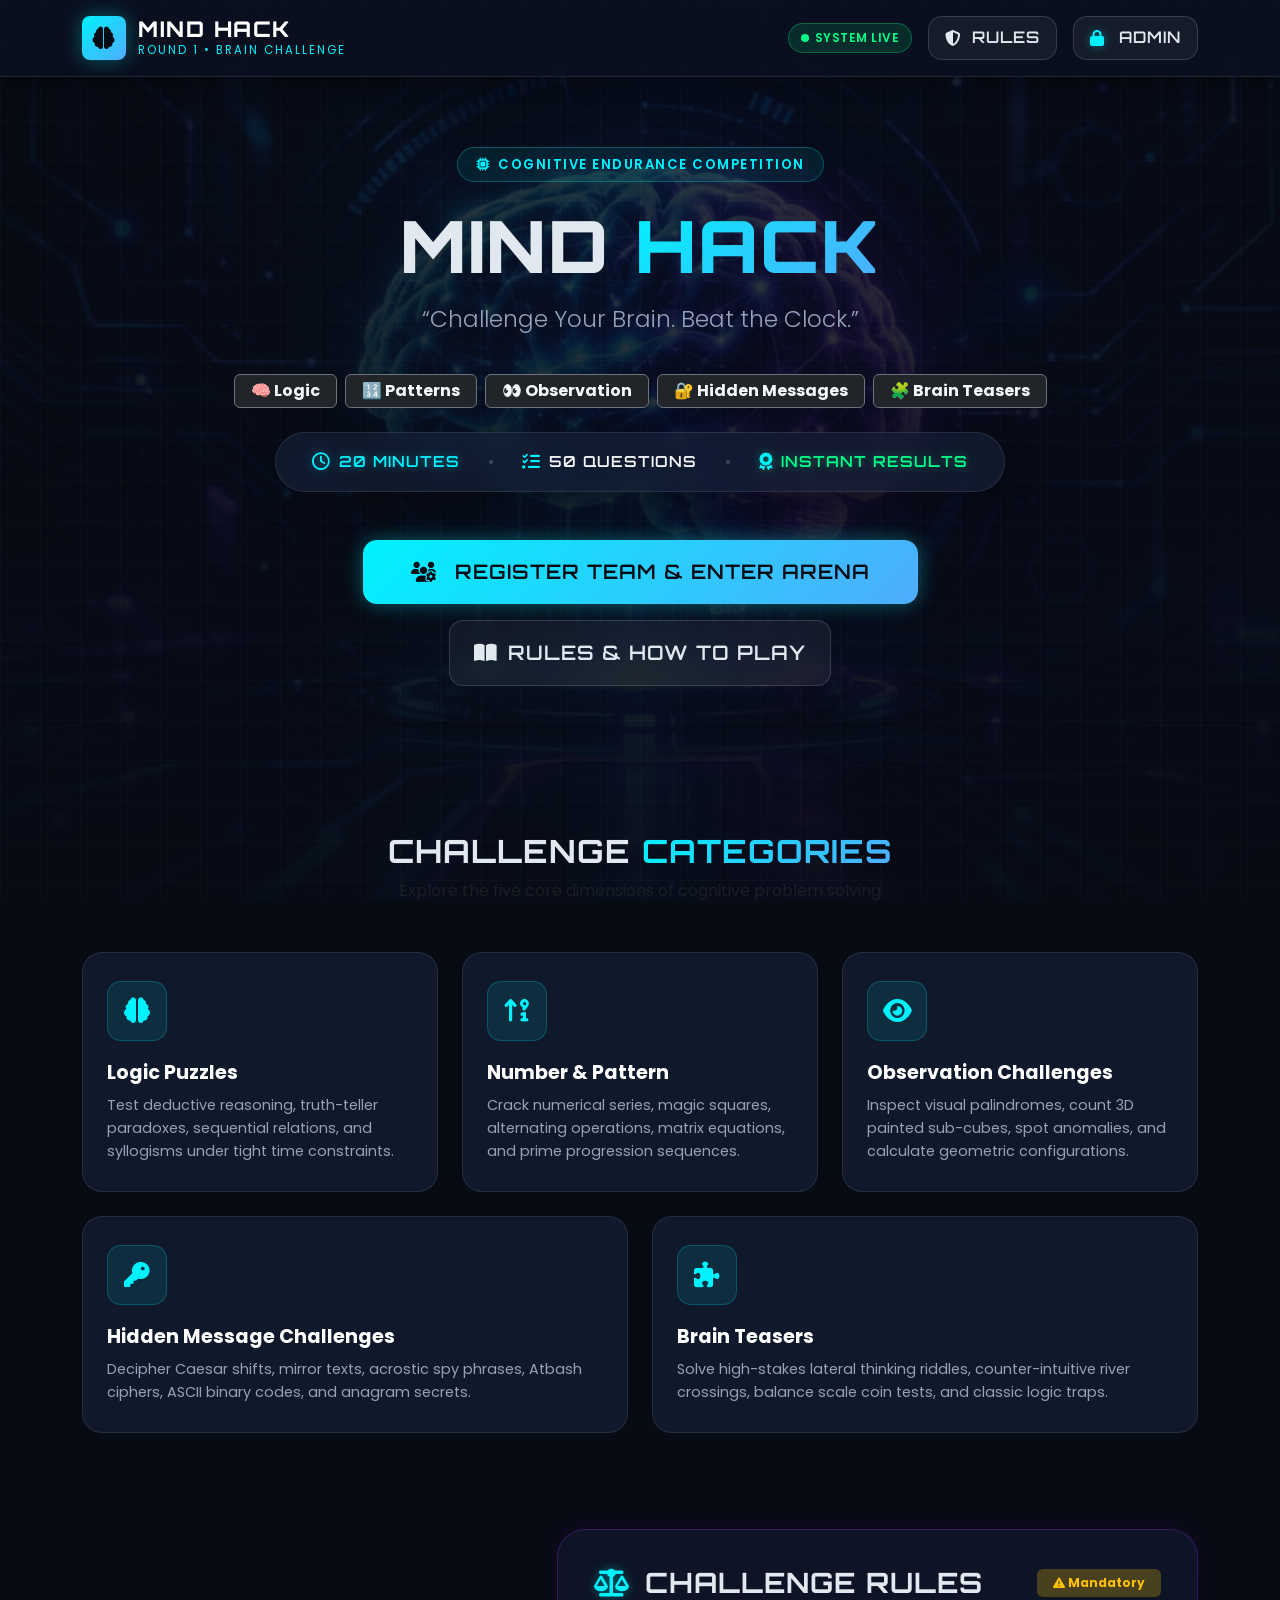
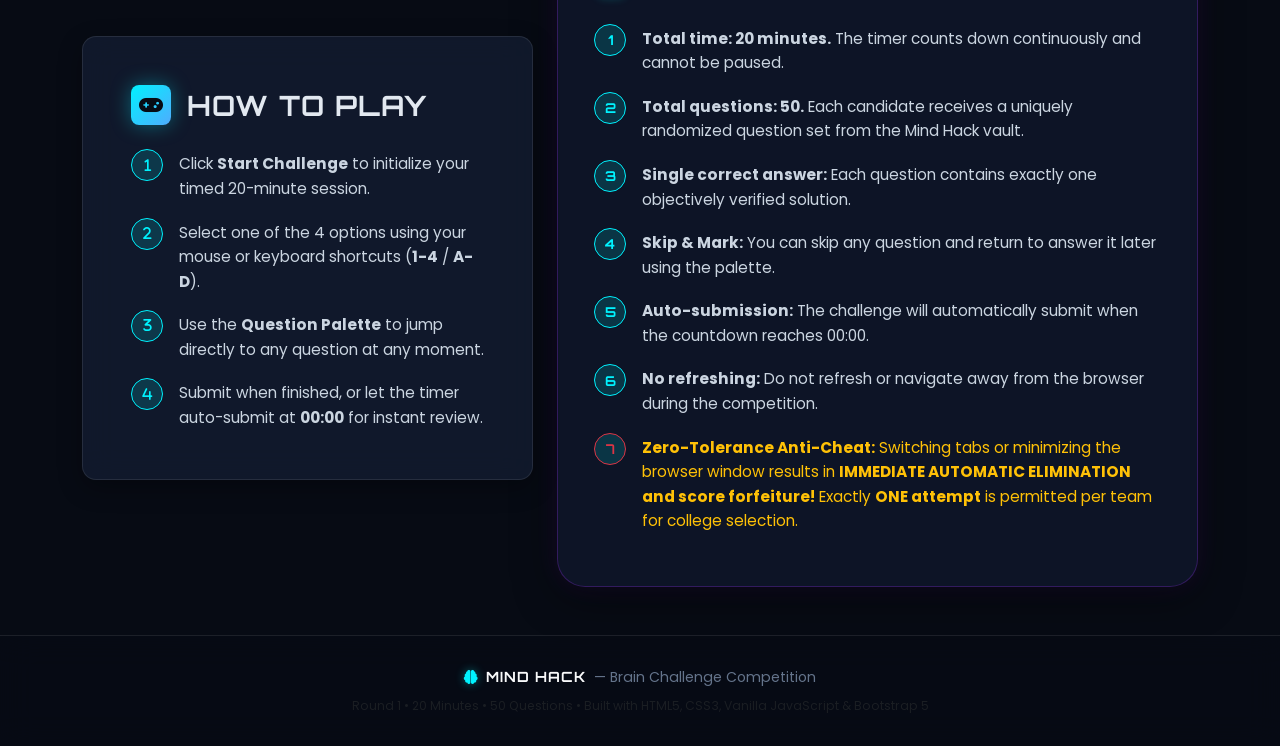
<file: index.html>
<!DOCTYPE html>
<html lang="en">
<head>
  <meta charset="UTF-8">
  <meta name="viewport" content="width=device-width, initial-scale=1.0">
  <title>MIND HACK – Brain Challenge | Round 1</title>
  
  <!-- Google Fonts: Poppins & Orbitron -->
  <link rel="preconnect" href="https://fonts.googleapis.com">
  <link rel="preconnect" href="https://fonts.gstatic.com" crossorigin>
  <link href="https://fonts.googleapis.com/css2?family=Orbitron:wght@600;700;800;900&family=Poppins:wght@300;400;500;600;700&family=JetBrains+Mono:wght@400;600&display=swap" rel="stylesheet">

  <!-- Bootstrap 5 CSS -->
  <link href="https://cdn.jsdelivr.net/npm/bootstrap@5.3.2/dist/css/bootstrap.min.css" rel="stylesheet">
  
  <!-- Font Awesome 6 Icons -->
  <link rel="stylesheet" href="https://cdnjs.cloudflare.com/ajax/libs/font-awesome/6.5.1/css/all.min.css">
  
  <!-- Custom Cyberpunk Stylesheet -->
  <link rel="stylesheet" href="style.css">
</head>
<body class="page-brain-bg">

  <!-- Top Navigation Header -->
  <header class="glass-nav py-3 sticky-top">
    <div class="container d-flex align-items-center justify-content-between">
      <a href="index.html" class="brand-logo">
        <div class="brand-icon-box">
          <i class="fa-solid fa-brain"></i>
        </div>
        <div>
          <h1 class="brand-title">MIND HACK</h1>
          <span class="brand-subtitle">Round 1 • Brain Challenge</span>
        </div>
      </a>

      <div class="d-flex align-items-center gap-2 gap-sm-3">
        <span class="status-pill status-pill-live d-none d-md-inline-flex">
          <span class="pulse-dot"></span> System Live
        </span>
        <a href="#rulesSection" class="cyber-btn cyber-btn-outline py-2 px-3 fs-6">
          <i class="fa-solid fa-shield-halved"></i> Rules
        </a>
        <button type="button" class="cyber-btn cyber-btn-outline py-2 px-3 fs-6" id="openAdminLoginBtn" data-bs-toggle="modal" data-bs-target="#adminLoginModal">
          <i class="fa-solid fa-lock text-neon-cyan me-1"></i> Admin
        </button>
      </div>
    </div>
  </header>

  <!-- Main Hero Section -->
  <main>
    <section class="hero-wrapper">
      <div class="container">
        <div class="row justify-content-center">
          <div class="col-lg-10 text-center">
            
            <div class="hero-badge-capsule">
              <i class="fa-solid fa-microchip"></i> Cognitive Endurance Competition
            </div>

            <h1 class="hero-title">
              MIND <span class="text-gradient-cyan">HACK</span>
            </h1>

            <p class="hero-tagline">
              “Challenge Your Brain. Beat the Clock.”
            </p>

            <!-- 5 Core Categories Pill Bar -->
            <div class="d-flex flex-wrap justify-content-center gap-2 mb-4">
              <span class="badge bg-dark border border-secondary text-light px-3 py-2 fs-6">
                🧠 Logic
              </span>
              <span class="badge bg-dark border border-secondary text-light px-3 py-2 fs-6">
                🔢 Patterns
              </span>
              <span class="badge bg-dark border border-secondary text-light px-3 py-2 fs-6">
                👀 Observation
              </span>
              <span class="badge bg-dark border border-secondary text-light px-3 py-2 fs-6">
                🔐 Hidden Messages
              </span>
              <span class="badge bg-dark border border-secondary text-light px-3 py-2 fs-6">
                🧩 Brain Teasers
              </span>
            </div>

            <!-- Stats Banner -->
            <div class="hero-stats-banner">
              <div class="hero-stat-item text-neon-cyan font-display">
                <i class="fa-regular fa-clock"></i> 20 MINUTES
              </div>
              <div class="hero-stat-divider">•</div>
              <div class="hero-stat-item text-light font-display">
                <i class="fa-solid fa-list-check"></i> 50 QUESTIONS
              </div>
              <div class="hero-stat-divider">•</div>
              <div class="hero-stat-item text-neon-green font-display">
                <i class="fa-solid fa-award"></i> INSTANT RESULTS
              </div>
            </div>

            <!-- Large Start Challenge CTA Button -->
            <div class="mt-2 mb-5 d-flex flex-wrap justify-content-center gap-3">
              <button type="button" class="cyber-btn cyber-btn-primary fs-5 px-5 py-3 start-challenge-trigger" id="startChallengeBtn">
                <i class="fa-solid fa-users-gear me-2"></i> REGISTER TEAM & ENTER ARENA
              </button>
              <a href="#rulesSection" class="cyber-btn cyber-btn-outline fs-5 px-4 py-3">
                <i class="fa-solid fa-book-open"></i> Rules & How to Play
              </a>
            </div>

          </div>
        </div>
      </div>
    </section>

    <!-- Challenge Categories Showcase -->
    <section class="py-5" id="categoriesSection">
      <div class="container">
        <div class="text-center mb-5">
          <h2 class="font-display fw-bold mb-2">
            CHALLENGE <span class="text-gradient-cyan">CATEGORIES</span>
          </h2>
          <p class="text-muted">Explore the five core dimensions of cognitive problem solving</p>
        </div>

        <div class="row g-4">
          <!-- 1. Logic -->
          <div class="col-md-6 col-lg-4">
            <div class="category-card">
              <div class="category-icon-wrap">
                <i class="fa-solid fa-brain"></i>
              </div>
              <h4>Logic Puzzles</h4>
              <p>Test deductive reasoning, truth-teller paradoxes, sequential relations, and syllogisms under tight time constraints.</p>
            </div>
          </div>

          <!-- 2. Numbers & Patterns -->
          <div class="col-md-6 col-lg-4">
            <div class="category-card">
              <div class="category-icon-wrap">
                <i class="fa-solid fa-arrow-up-9-1"></i>
              </div>
              <h4>Number & Pattern</h4>
              <p>Crack numerical series, magic squares, alternating operations, matrix equations, and prime progression sequences.</p>
            </div>
          </div>

          <!-- 3. Observation -->
          <div class="col-md-6 col-lg-4">
            <div class="category-card">
              <div class="category-icon-wrap">
                <i class="fa-solid fa-eye"></i>
              </div>
              <h4>Observation Challenges</h4>
              <p>Inspect visual palindromes, count 3D painted sub-cubes, spot anomalies, and calculate geometric configurations.</p>
            </div>
          </div>

          <!-- 4. Hidden Messages -->
          <div class="col-md-6 col-lg-6">
            <div class="category-card">
              <div class="category-icon-wrap">
                <i class="fa-solid fa-key"></i>
              </div>
              <h4>Hidden Message Challenges</h4>
              <p>Decipher Caesar shifts, mirror texts, acrostic spy phrases, Atbash ciphers, ASCII binary codes, and anagram secrets.</p>
            </div>
          </div>

          <!-- 5. Brain Teasers -->
          <div class="col-md-12 col-lg-6">
            <div class="category-card">
              <div class="category-icon-wrap">
                <i class="fa-solid fa-puzzle-piece"></i>
              </div>
              <h4>Brain Teasers</h4>
              <p>Solve high-stakes lateral thinking riddles, counter-intuitive river crossings, balance scale coin tests, and classic logic traps.</p>
            </div>
          </div>
        </div>
      </div>
    </section>

    <!-- How to Play & Game Rules -->
    <section class="py-5" id="rulesSection">
      <div class="container">
        <div class="row g-4 align-items-center">
          
          <!-- How to Play -->
          <div class="col-lg-5">
            <div class="glass-card p-4 p-md-5 h-100">
              <div class="d-flex align-items-center gap-3 mb-4">
                <div class="brand-icon-box" style="width: 40px; height: 40px; font-size: 1.2rem;">
                  <i class="fa-solid fa-gamepad"></i>
                </div>
                <h3 class="font-display fw-bold mb-0">HOW TO PLAY</h3>
              </div>
              
              <div class="d-flex flex-column gap-3">
                <div class="d-flex gap-3 align-items-start">
                  <div class="rule-number"><i class="fa-solid fa-1"></i></div>
                  <div class="rule-text">Click <strong>Start Challenge</strong> to initialize your timed 20-minute session.</div>
                </div>
                <div class="d-flex gap-3 align-items-start">
                  <div class="rule-number"><i class="fa-solid fa-2"></i></div>
                  <div class="rule-text">Select one of the 4 options using your mouse or keyboard shortcuts (<strong>1-4</strong> / <strong>A-D</strong>).</div>
                </div>
                <div class="d-flex gap-3 align-items-start">
                  <div class="rule-number"><i class="fa-solid fa-3"></i></div>
                  <div class="rule-text">Use the <strong>Question Palette</strong> to jump directly to any question at any moment.</div>
                </div>
                <div class="d-flex gap-3 align-items-start">
                  <div class="rule-number"><i class="fa-solid fa-4"></i></div>
                  <div class="rule-text">Submit when finished, or let the timer auto-submit at <strong>00:00</strong> for instant review.</div>
                </div>
              </div>
            </div>
          </div>

          <!-- Official Rules -->
          <div class="col-lg-7">
            <div class="rules-card">
              <div class="d-flex align-items-center justify-content-between mb-4">
                <div class="d-flex align-items-center gap-3">
                  <i class="fa-solid fa-scale-balanced text-neon-cyan fs-3"></i>
                  <h3 class="font-display fw-bold mb-0">CHALLENGE RULES</h3>
                </div>
                <span class="badge bg-warning bg-opacity-25 text-warning px-3 py-2">
                  <i class="fa-solid fa-triangle-exclamation"></i> Mandatory
                </span>
              </div>

              <div class="rule-item">
                <div class="rule-number">1</div>
                <div class="rule-text"><strong>Total time: 20 minutes.</strong> The timer counts down continuously and cannot be paused.</div>
              </div>

              <div class="rule-item">
                <div class="rule-number">2</div>
                <div class="rule-text"><strong>Total questions: 50.</strong> Each candidate receives a uniquely randomized question set from the Mind Hack vault.</div>
              </div>

              <div class="rule-item">
                <div class="rule-number">3</div>
                <div class="rule-text"><strong>Single correct answer:</strong> Each question contains exactly one objectively verified solution.</div>
              </div>

              <div class="rule-item">
                <div class="rule-number">4</div>
                <div class="rule-text"><strong>Skip & Mark:</strong> You can skip any question and return to answer it later using the palette.</div>
              </div>

              <div class="rule-item">
                <div class="rule-number">5</div>
                <div class="rule-text"><strong>Auto-submission:</strong> The challenge will automatically submit when the countdown reaches 00:00.</div>
              </div>

              <div class="rule-item">
                <div class="rule-number">6</div>
                <div class="rule-text"><strong>No refreshing:</strong> Do not refresh or navigate away from the browser during the competition.</div>
              </div>

              <div class="rule-item">
                <div class="rule-number text-danger border-danger">7</div>
                <div class="rule-text text-warning"><strong>Zero-Tolerance Anti-Cheat:</strong> Switching tabs or minimizing the browser window results in <strong>IMMEDIATE AUTOMATIC ELIMINATION and score forfeiture!</strong> Exactly <strong>ONE attempt</strong> is permitted per team for college selection.</div>
              </div>
            </div>
          </div>

        </div>
      </div>
    </section>
  </main>

  <!-- Team Registration Modal Before Starting -->
  <div class="modal fade" id="candidateRegModal" tabindex="-1" aria-labelledby="candidateRegModalLabel" aria-hidden="true">
    <div class="modal-dialog modal-dialog-centered">
      <div class="modal-content" style="border-color: rgba(0, 242, 254, 0.4); box-shadow: 0 0 35px rgba(0, 242, 254, 0.25);">
        <div class="modal-header">
          <h5 class="modal-title font-display text-neon-cyan" id="candidateRegModalLabel">
            <i class="fa-solid fa-users-gear me-2"></i> Team Registration
          </h5>
          <button type="button" class="btn-close" data-bs-dismiss="modal" aria-label="Close"></button>
        </div>
        <div class="modal-body py-4">
          <p class="text-secondary small mb-3">
            Please register your official team name before starting the 20-minute MIND HACK competition. Each team name must be unique.
          </p>

          <form id="candidateRegForm" onsubmit="return false;">
            <div class="mb-3">
              <label class="form-label small text-light text-uppercase fw-bold">
                <i class="fa-solid fa-users text-neon-cyan me-1"></i> Team Name
              </label>
              <div class="input-group">
                <span class="input-group-text bg-dark border-secondary text-neon-cyan"><i class="fa-solid fa-user-group"></i></span>
                <input type="text" class="form-control bg-dark text-light border-secondary" id="candidateNameInput" placeholder="e.g. Cyber Hawks / Team Alpha" required autocomplete="off">
              </div>
              <!-- Error feedback container for duplicate team names -->
              <div class="text-danger small mt-2 d-none font-display fw-bold" id="teamNameError">
                <i class="fa-solid fa-circle-exclamation me-1"></i> Team Name already exists! Please choose a unique team name.
              </div>
            </div>

            <div class="mb-3">
              <label class="form-label small text-light text-uppercase fw-bold">Team ID / Access Code</label>
              <div class="input-group">
                <span class="input-group-text bg-dark border-secondary text-neon-cyan"><i class="fa-solid fa-hashtag"></i></span>
                <input type="text" class="form-control bg-dark text-light border-secondary" id="candidateIdInput" value="TEAM-2026-088" required>
              </div>
              <div class="form-text text-muted small">Unique team tracking identifier.</div>
            </div>

            <div class="mb-3">
              <label class="form-label small text-light text-uppercase fw-bold">College / Department</label>
              <div class="input-group">
                <span class="input-group-text bg-dark border-secondary text-neon-cyan"><i class="fa-solid fa-building-columns"></i></span>
                <input type="text" class="form-control bg-dark text-light border-secondary" id="candidateCollegeInput" placeholder="e.g. Dept of Computer Science & Engg">
              </div>
            </div>

            <div class="alert alert-danger border-danger border-opacity-50 py-2 d-flex align-items-center gap-2 mb-0 mt-3">
              <i class="fa-solid fa-triangle-exclamation text-danger fs-5"></i>
              <span class="small"><strong>Zero-Tolerance Anti-Cheat:</strong> Any team switching tabs or leaving the exam window will be <strong>IMMEDIATELY ELIMINATED</strong>. Exactly <strong>ONE attempt per team</strong> is permitted.</span>
            </div>
          </form>
        </div>
        <div class="modal-footer">
          <button type="button" class="cyber-btn cyber-btn-outline" data-bs-dismiss="modal">Cancel</button>
          <button type="button" class="cyber-btn cyber-btn-primary" id="submitCandidateRegBtn">
            <i class="fa-solid fa-play"></i> Start Challenge
          </button>
        </div>
      </div>
    </div>
  </div>

  <!-- Admin Authentication Modal -->
  <div class="modal fade" id="adminLoginModal" tabindex="-1" aria-hidden="true">
    <div class="modal-dialog modal-dialog-centered">
      <div class="modal-content" style="border-color: rgba(0, 242, 254, 0.4); box-shadow: 0 0 35px rgba(0, 242, 254, 0.2);">
        <div class="modal-header">
          <h5 class="modal-title font-display text-neon-cyan">
            <i class="fa-solid fa-user-shield me-2"></i> Admin Authentication
          </h5>
          <button type="button" class="btn-close" data-bs-dismiss="modal" onclick="ModalHelper.hide('adminLoginModal');" aria-label="Close"></button>
        </div>
        <div class="modal-body py-4">
          <p class="text-light-50 small mb-3">
            Enter administrator proctor credentials to access the live candidate command center.
          </p>
          <form id="adminLoginForm" onsubmit="return false;">
            <div class="mb-3">
              <label class="form-label small text-light text-uppercase fw-bold">Admin Username</label>
              <div class="input-group">
                <span class="input-group-text bg-dark border-secondary text-neon-cyan"><i class="fa-solid fa-user"></i></span>
                <input type="text" class="form-control bg-dark text-light border-secondary" id="adminUsernameInput" placeholder="admin" autocomplete="username" required>
              </div>
            </div>
            <div class="mb-3">
              <label class="form-label small text-light text-uppercase fw-bold">Admin Password</label>
              <div class="input-group">
                <span class="input-group-text bg-dark border-secondary text-neon-cyan"><i class="fa-solid fa-key"></i></span>
                <input type="password" class="form-control bg-dark text-light border-secondary" id="adminPasswordInput" placeholder="••••••••" autocomplete="current-password" required>
              </div>
            </div>
            <!-- Error message feedback -->
            <div class="text-danger small mt-2 d-none font-display fw-bold" id="adminLoginError">
              <i class="fa-solid fa-circle-exclamation me-1"></i> Invalid username or password! Access denied.
            </div>
          </form>
        </div>
        <div class="modal-footer">
          <button type="button" class="cyber-btn cyber-btn-outline" data-bs-dismiss="modal" onclick="ModalHelper.hide('adminLoginModal');">Cancel</button>
          <button type="button" class="cyber-btn cyber-btn-primary" id="submitAdminLoginBtn">
            <i class="fa-solid fa-right-to-bracket me-1"></i> Login to Admin
          </button>
        </div>
      </div>
    </div>
  </div>

  <!-- Clean Footer -->
  <footer class="cyber-footer">
    <div class="container text-center">
      <div class="d-flex align-items-center justify-content-center gap-2 mb-2">
        <i class="fa-solid fa-brain text-neon-cyan"></i>
        <span class="font-display fw-bold text-light">MIND HACK</span>
        <span>— Brain Challenge Competition</span>
      </div>
      <p class="mb-0 text-muted small">
        Round 1 • 20 Minutes • 50 Questions • Built with HTML5, CSS3, Vanilla JavaScript & Bootstrap 5
      </p>
    </div>
  </footer>

  <!-- Question Database & Game Logic (Local first, loads instantly) -->
  <script src="questions.js"></script>
  <script src="script.js"></script>

  <!-- Optional Bootstrap Bundle JS (Deferred, non-blocking) -->
  <script src="https://cdn.jsdelivr.net/npm/bootstrap@5.3.2/dist/js/bootstrap.bundle.min.js" defer></script>
</body>
</html>
</file>
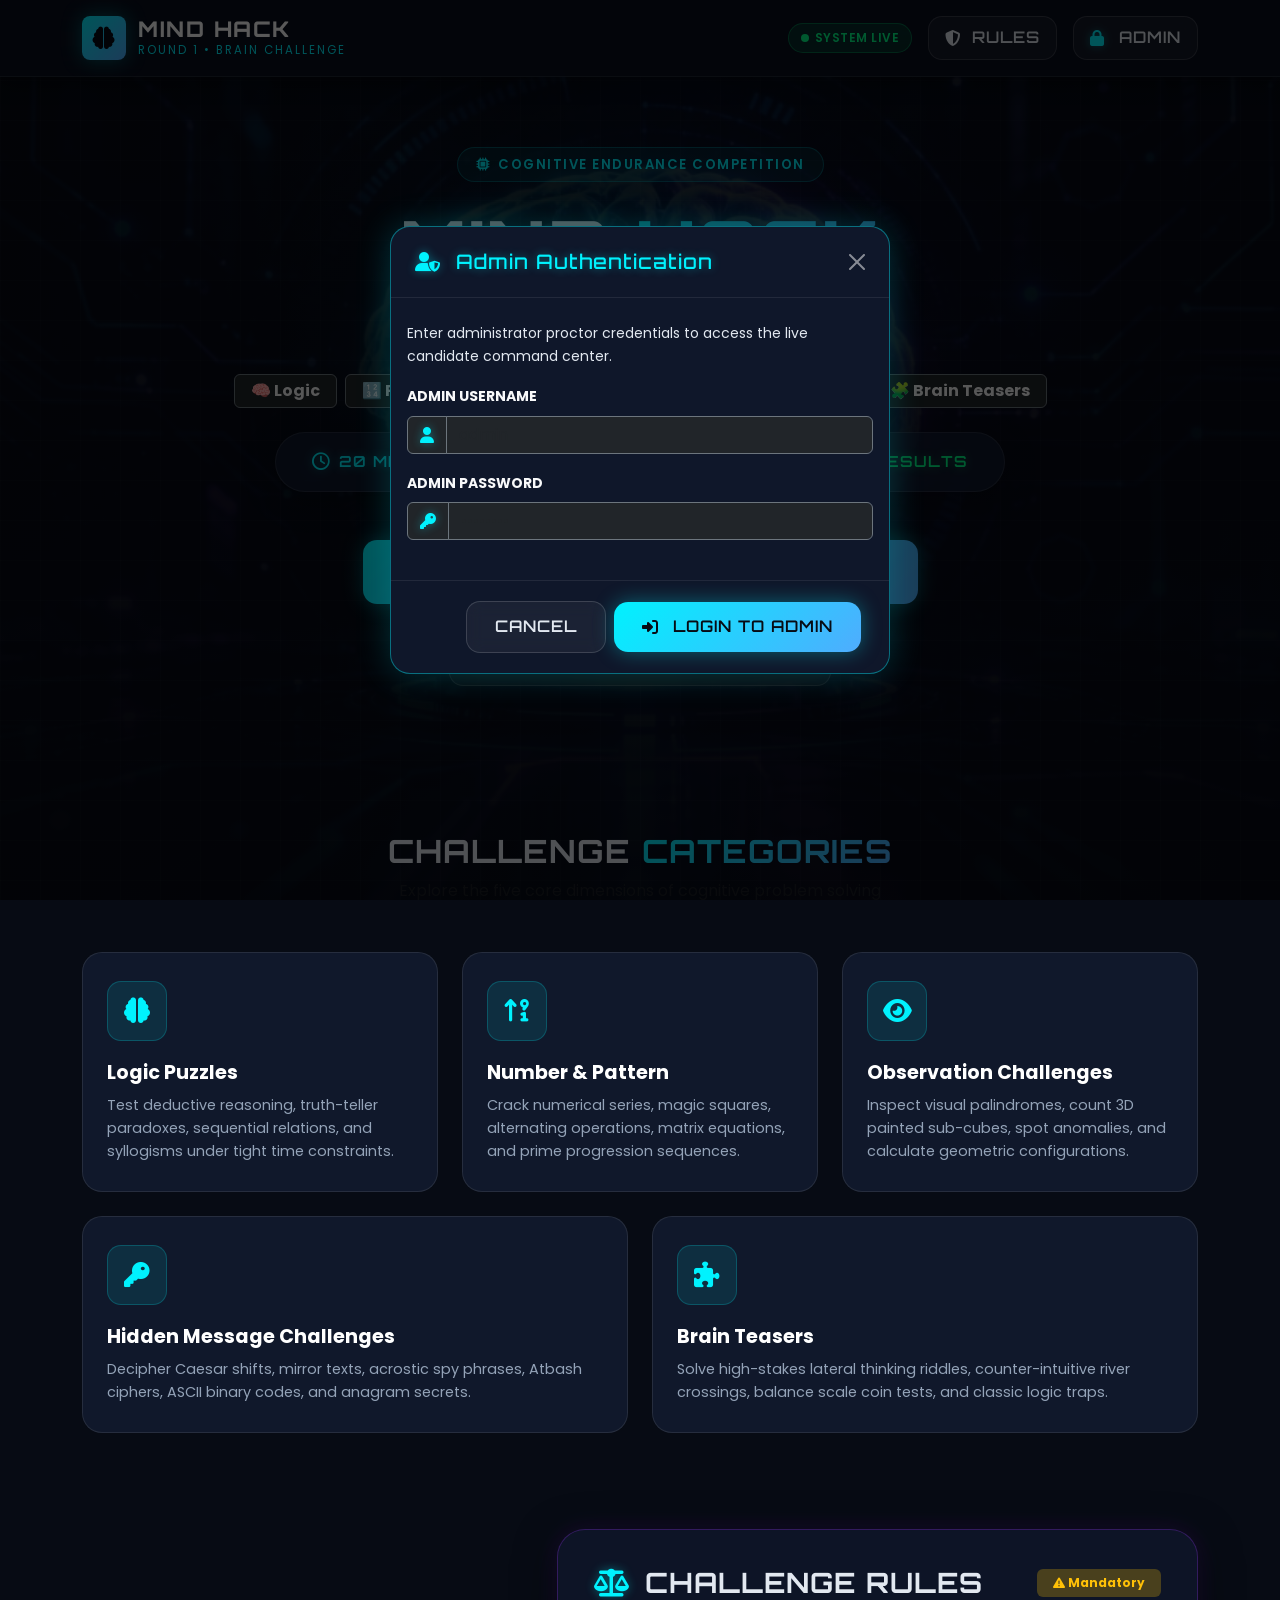
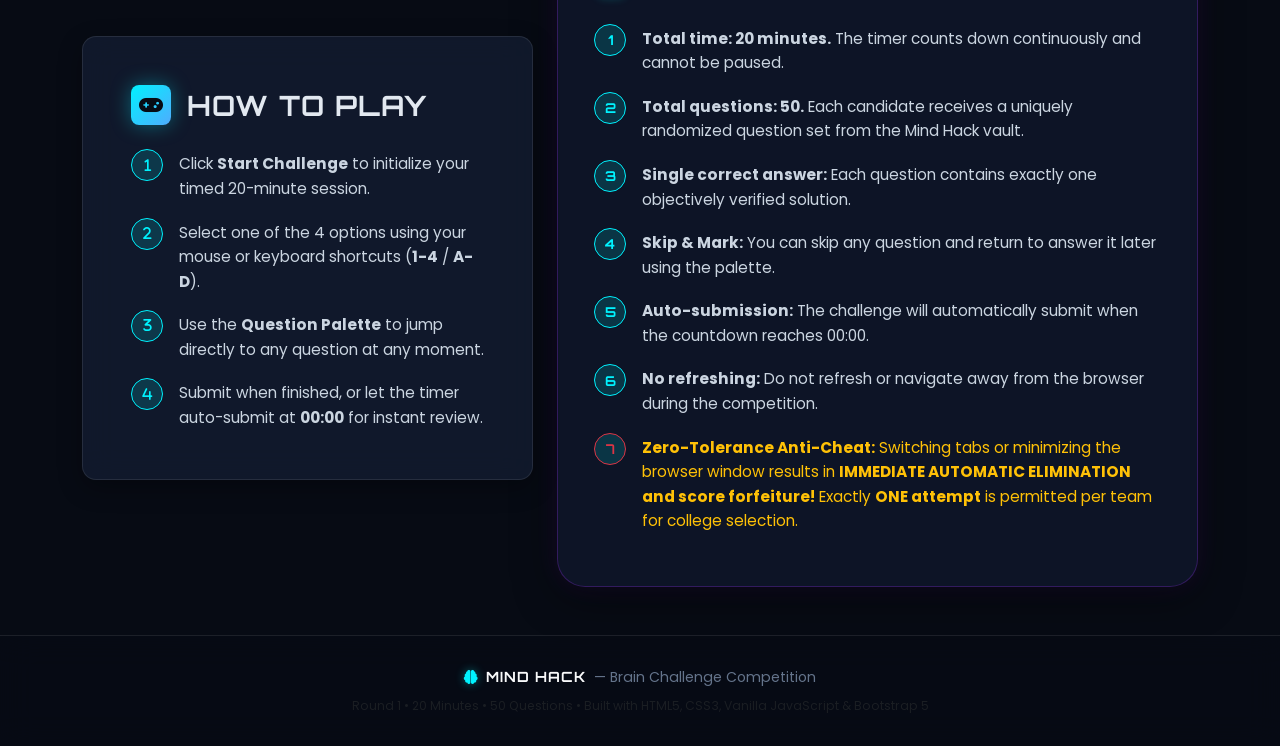
<file: admin.html>
<!DOCTYPE html>
<html lang="en">
<head>
  <meta charset="UTF-8">
  <meta name="viewport" content="width=device-width, initial-scale=1.0">
  <title>MIND HACK – Proctor Command Center | Admin Monitoring</title>
  
  <!-- Google Fonts: Poppins & Orbitron -->
  <link rel="preconnect" href="https://fonts.googleapis.com">
  <link rel="preconnect" href="https://fonts.gstatic.com" crossorigin>
  <link href="https://fonts.googleapis.com/css2?family=Orbitron:wght@600;700;800;900&family=Poppins:wght@300;400;500;600;700&family=JetBrains+Mono:wght@400;600&display=swap" rel="stylesheet">

  <!-- Bootstrap 5 CSS -->
  <link href="https://cdn.jsdelivr.net/npm/bootstrap@5.3.2/dist/css/bootstrap.min.css" rel="stylesheet">
  
  <!-- Font Awesome 6 Icons -->
  <link rel="stylesheet" href="https://cdnjs.cloudflare.com/ajax/libs/font-awesome/6.5.1/css/all.min.css">
  
  <!-- Custom Cyberpunk Stylesheet -->
  <link rel="stylesheet" href="style.css">

  <!-- Admin Session Security Guard -->
  <script>
    if (sessionStorage.getItem('mindhack_admin_authenticated') !== 'true') {
      window.location.replace('index.html#admin-login');
    }
  </script>
</head>
<body id="adminDashboardRoot" class="page-brain-bg">

  <!-- Admin Top Navigation Header -->
  <header class="glass-nav py-3 sticky-top">
    <div class="container-fluid px-lg-4 d-flex align-items-center justify-content-between flex-wrap gap-3">
      
      <div class="d-flex align-items-center gap-3">
        <a href="index.html" class="brand-logo">
          <div class="brand-icon-box" style="width: 40px; height: 40px;">
            <i class="fa-solid fa-user-shield"></i>
          </div>
          <div>
            <h1 class="brand-title" style="font-size: 1.25rem;">MIND HACK</h1>
            <span class="brand-subtitle" style="font-size: 0.7rem;">Proctor Command Center</span>
          </div>
        </a>
        <span class="status-pill status-pill-live d-none d-md-inline-flex ms-2">
          <span class="pulse-dot"></span> Live Proctoring Active
        </span>
      </div>

      <!-- Proctor Quick Tools -->
      <div class="d-flex align-items-center gap-2 flex-wrap">
        <button type="button" class="cyber-btn cyber-btn-outline py-2 px-3 fs-6" id="autoRefreshToggleBtn">
          <i class="fa-solid fa-arrows-rotate fa-spin text-neon-green"></i> Auto-Refresh: ON (3s)
        </button>
        <button type="button" class="cyber-btn cyber-btn-outline py-2 px-3 fs-6" id="seedSampleBtn" title="Populate realistic demo candidates for evaluation">
          <i class="fa-solid fa-users-viewfinder text-neon-cyan"></i> Seed Demo Data
        </button>
        <button type="button" class="cyber-btn cyber-btn-outline py-2 px-3 fs-6" id="exportCsvBtn" title="Export candidate results to CSV">
          <i class="fa-solid fa-file-arrow-down text-info"></i> Export CSV
        </button>
        <button type="button" class="cyber-btn cyber-btn-danger py-2 px-3 fs-6" id="resetAllBtn" title="Clear all candidates">
          <i class="fa-solid fa-trash-can"></i>
        </button>
        <a href="index.html" class="cyber-btn cyber-btn-primary py-2 px-3 fs-6 ms-1">
          <i class="fa-solid fa-play"></i> Arena
        </a>
        <button type="button" class="cyber-btn cyber-btn-outline py-2 px-3 fs-6 ms-1" id="adminLogoutBtn" title="Logout of Admin Panel">
          <i class="fa-solid fa-arrow-right-from-bracket text-danger me-1"></i> Logout
        </button>
      </div>

    </div>
  </header>

  <!-- Main Proctoring Dashboard -->
  <main class="py-4">
    <div class="container-fluid px-lg-4">
      
      <!-- Key Proctoring Metrics Overview -->
      <div class="row g-3 mb-4">
        <!-- Total Registered -->
        <div class="col-6 col-md-4 col-xl">
          <div class="stat-card">
            <div class="stat-icon text-neon-cyan"><i class="fa-solid fa-id-card"></i></div>
            <div class="stat-value" id="adminStatTotal">0</div>
            <div class="stat-label">Total Registered</div>
          </div>
        </div>

        <!-- In Progress -->
        <div class="col-6 col-md-4 col-xl">
          <div class="stat-card">
            <div class="stat-icon text-info"><i class="fa-solid fa-spinner fa-spin"></i></div>
            <div class="stat-value text-info" id="adminStatActive">0</div>
            <div class="stat-label">In Progress</div>
          </div>
        </div>

        <!-- Completed -->
        <div class="col-6 col-md-4 col-xl">
          <div class="stat-card">
            <div class="stat-icon text-success"><i class="fa-solid fa-circle-check"></i></div>
            <div class="stat-value text-success" id="adminStatCompleted">0</div>
            <div class="stat-label">Completed</div>
          </div>
        </div>

        <!-- Eliminated / Disqualified -->
        <div class="col-6 col-md-4 col-xl">
          <div class="stat-card" style="border-color: rgba(239, 68, 68, 0.35);">
            <div class="stat-icon text-danger"><i class="fa-solid fa-ban"></i></div>
            <div class="stat-value text-danger" id="adminStatEliminated">0</div>
            <div class="stat-label">Eliminated (Tab Switch)</div>
          </div>
        </div>

        <!-- Average Score of Completed -->
        <div class="col-12 col-md-4 col-xl">
          <div class="stat-card">
            <div class="stat-icon text-neon-green"><i class="fa-solid fa-award"></i></div>
            <div class="stat-value text-neon-green" id="adminStatAvgScore">0.0 / 50</div>
            <div class="stat-label">Avg Completed Score</div>
          </div>
        </div>
      </div>

      <!-- Filter & Search Toolbar -->
      <div class="glass-panel p-3 mb-4">
        <div class="row g-3 align-items-center justify-content-between">
          
          <!-- Search Box -->
          <div class="col-md-5 col-lg-4">
            <div class="position-relative">
              <i class="fa-solid fa-magnifying-glass position-absolute text-muted" style="top: 14px; left: 16px;"></i>
              <input type="text" class="search-input-box" id="adminSearchInput" placeholder="Search team by Team Name, ID, or College...">
            </div>
          </div>

          <!-- Filter Pills -->
          <div class="col-md-7 col-lg-8">
            <div class="d-flex flex-wrap gap-2 justify-content-md-end">
              <button type="button" class="filter-btn admin-filter-btn active" data-status-filter="all">
                All Teams
              </button>
              <button type="button" class="filter-btn admin-filter-btn" data-status-filter="in_progress">
                <i class="fa-solid fa-clock text-info me-1"></i> In Progress
              </button>
              <button type="button" class="filter-btn admin-filter-btn" data-status-filter="completed">
                <i class="fa-solid fa-check text-success me-1"></i> Completed
              </button>
              <button type="button" class="filter-btn admin-filter-btn" data-status-filter="eliminated">
                <i class="fa-solid fa-ban text-danger me-1"></i> Eliminated (Tab Switch)
              </button>
            </div>
          </div>

        </div>
      </div>

      <!-- Live Participants Monitoring Table -->
      <div class="glass-panel p-4">
        <div class="d-flex align-items-center justify-content-between mb-3 flex-wrap gap-2">
          <div>
            <h4 class="font-display fw-bold mb-1">
              LIVE <span class="text-gradient-cyan">CONTESTANTS MONITOR</span>
            </h4>
            <p class="text-muted small mb-0">Real-time surveillance of candidate progress, time elapsed, and tab-switch policy adherence.</p>
          </div>
          <span class="badge bg-dark border border-secondary text-secondary small py-2 px-3">
            <i class="fa-solid fa-shield-halved text-danger me-1"></i> Policy: 1 Tab Switch = Immediate Elimination
          </span>
        </div>

        <div class="table-responsive">
          <table class="admin-table">
            <thead>
              <tr>
                <th>Team Name</th>
                <th>Status</th>
                <th>Tab Violations</th>
                <th>Progress</th>
                <th>Score</th>
                <th>Time Elapsed</th>
                <th>Proctor Actions</th>
              </tr>
            </thead>
            <tbody id="participantsTableBody">
              <!-- Rendered dynamically by script.js -->
            </tbody>
          </table>
        </div>
      </div>

    </div>
  </main>

  <!-- Team Audit Log Modal -->
  <div class="modal fade" id="candidateAuditModal" tabindex="-1" aria-hidden="true">
    <div class="modal-dialog modal-dialog-centered modal-lg">
      <div class="modal-content" style="border-color: rgba(0, 242, 254, 0.4); box-shadow: 0 0 40px rgba(0, 242, 254, 0.25);">
        <div class="modal-header">
          <h5 class="modal-title font-display text-neon-cyan" id="auditModalTitle">
            Team Audit Log
          </h5>
          <button type="button" class="btn-close" data-bs-dismiss="modal" onclick="ModalHelper.hide('candidateAuditModal');" aria-label="Close"></button>
        </div>
        <div class="modal-body py-4" id="auditModalBody">
          <!-- Populated dynamically by script.js -->
        </div>
        <div class="modal-footer">
          <button type="button" class="cyber-btn cyber-btn-outline" data-bs-dismiss="modal" onclick="ModalHelper.hide('candidateAuditModal');">Close Audit</button>
        </div>
      </div>
    </div>
  </div>

  <!-- Clean Footer -->
  <footer class="cyber-footer">
    <div class="container text-center">
      <div class="d-flex align-items-center justify-content-center gap-2 mb-2">
        <i class="fa-solid fa-user-shield text-neon-cyan"></i>
        <span class="font-display fw-bold text-light">MIND HACK</span>
        <span>— Proctor Command Center</span>
      </div>
      <p class="mb-0 text-muted small">
        Round 1 Live Supervision • Anti-Cheat Zero-Tolerance Tab Monitor • Auto-Synchronized Local Storage Engine
      </p>
    </div>
  </footer>

  <!-- Question Database & Game Logic (Local first, loads instantly) -->
  <script src="questions.js"></script>
  <script src="script.js"></script>

  <!-- Optional Bootstrap Bundle JS (Deferred, non-blocking) -->
  <script src="https://cdn.jsdelivr.net/npm/bootstrap@5.3.2/dist/js/bootstrap.bundle.min.js" defer></script>
</body>
</html>
</file>
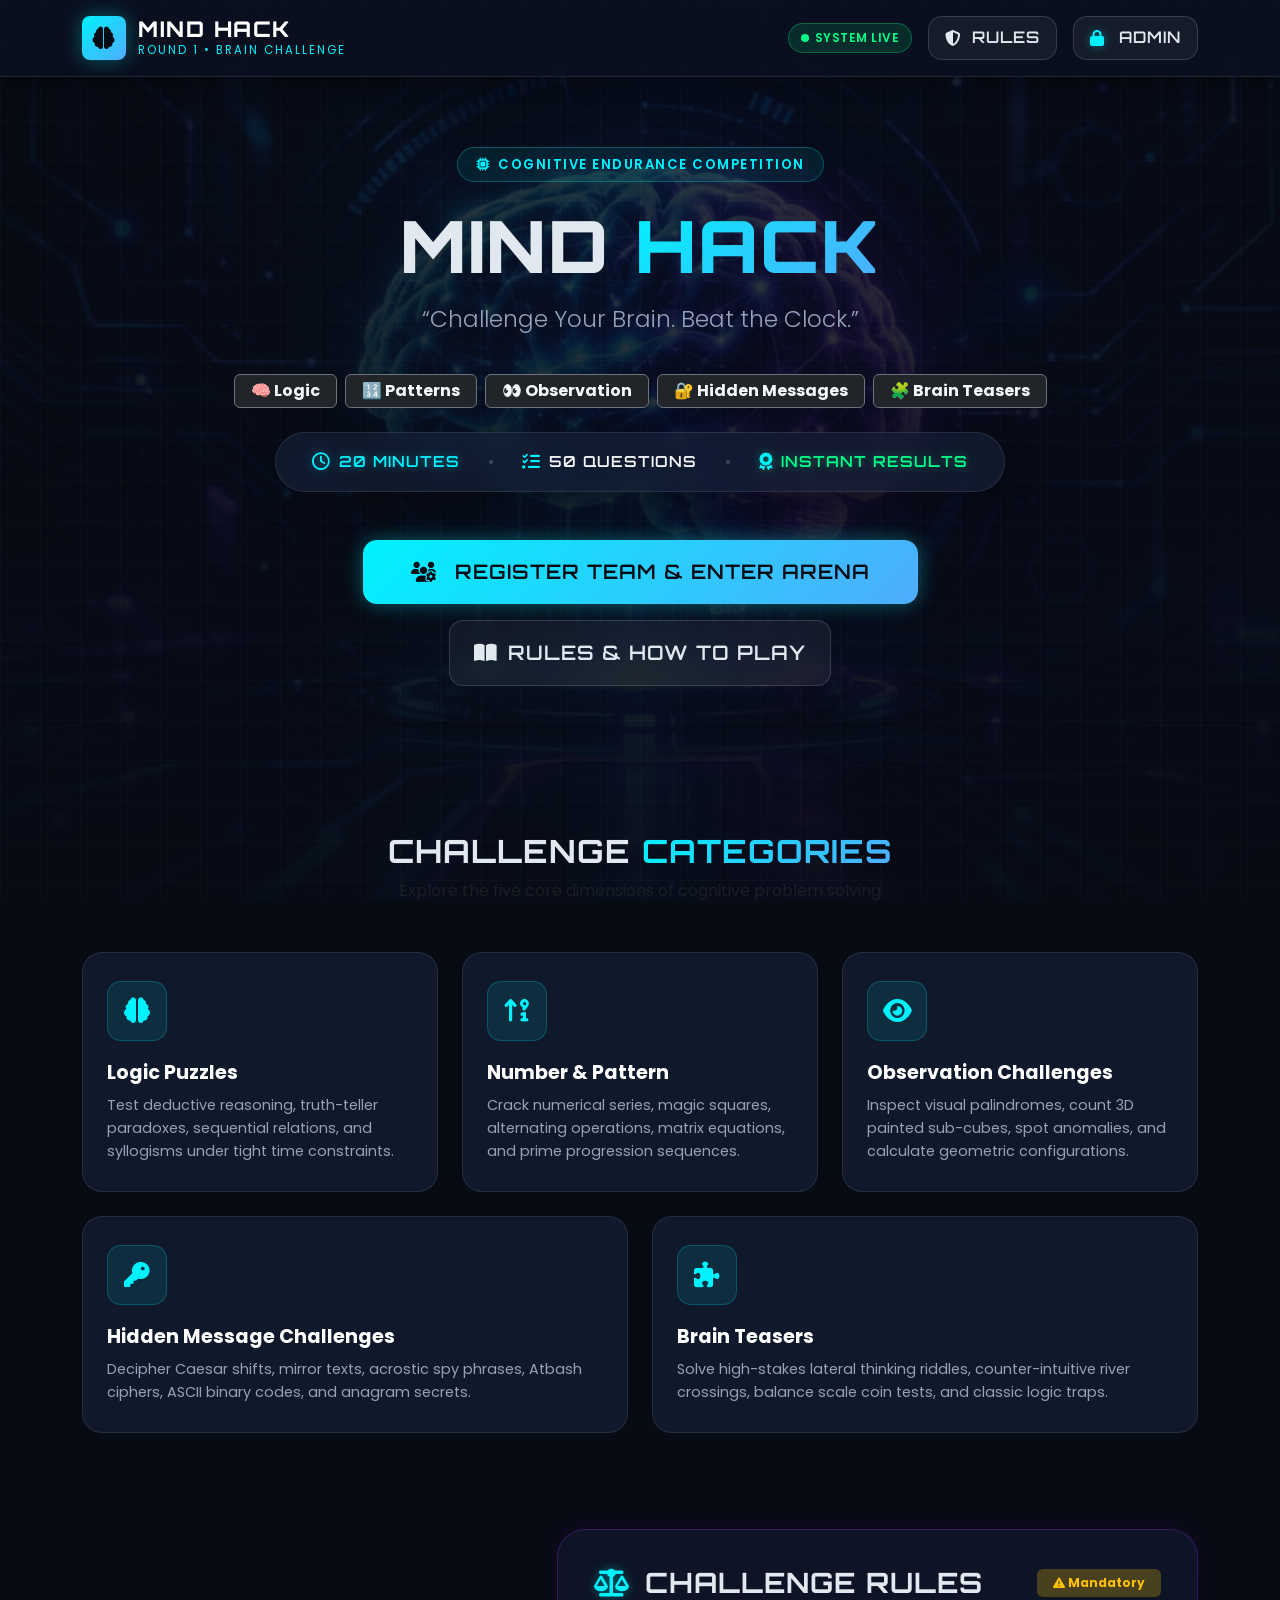
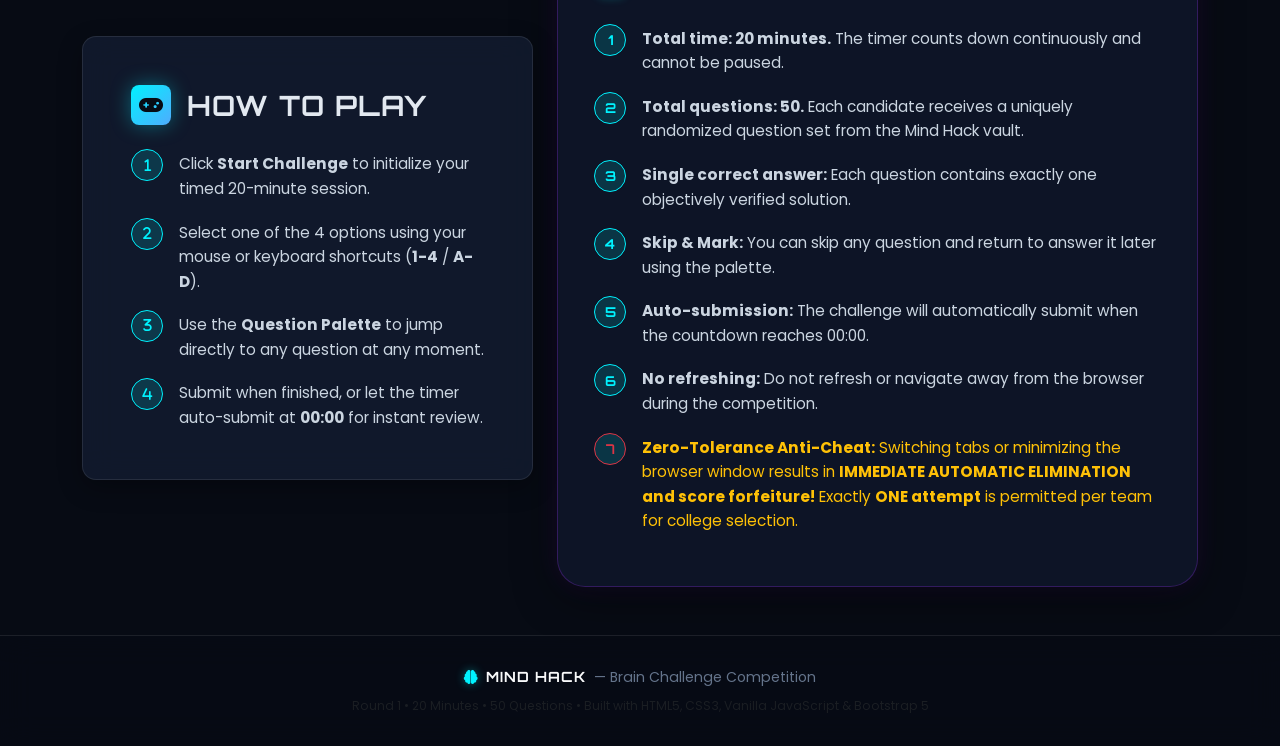
<file: game.html>
<!DOCTYPE html>
<html lang="en">
<head>
  <meta charset="UTF-8">
  <meta name="viewport" content="width=device-width, initial-scale=1.0">
  <title>MIND HACK – Live Challenge Arena | Round 1</title>
  
  <!-- Google Fonts: Poppins & Orbitron -->
  <link rel="preconnect" href="https://fonts.googleapis.com">
  <link rel="preconnect" href="https://fonts.gstatic.com" crossorigin>
  <link href="https://fonts.googleapis.com/css2?family=Orbitron:wght@600;700;800;900&family=Poppins:wght@300;400;500;600;700&family=JetBrains+Mono:wght@400;600&display=swap" rel="stylesheet">

  <!-- Bootstrap 5 CSS -->
  <link href="https://cdn.jsdelivr.net/npm/bootstrap@5.3.2/dist/css/bootstrap.min.css" rel="stylesheet">
  
  <!-- Font Awesome 6 Icons -->
  <link rel="stylesheet" href="https://cdnjs.cloudflare.com/ajax/libs/font-awesome/6.5.1/css/all.min.css">
  
  <!-- Custom Cyberpunk Stylesheet -->
  <link rel="stylesheet" href="style.css">
</head>
<body id="gameArenaRoot">

  <!-- Sticky Competition Header Bar -->
  <header class="glass-nav py-2 sticky-top">
    <div class="container-fluid px-lg-4 d-flex align-items-center justify-content-between">
      
      <!-- Logo & Round Tag -->
      <a href="index.html" class="brand-logo" onclick="return confirm('Warning: Navigating away will not pause your 20-minute timer. Continue?');">
        <div class="brand-icon-box" style="width: 38px; height: 38px; font-size: 1.2rem;">
          <i class="fa-solid fa-brain"></i>
        </div>
        <div class="d-none d-sm-block">
          <h2 class="brand-title" style="font-size: 1.15rem;">MIND HACK</h2>
          <span class="brand-subtitle" style="font-size: 0.65rem;">Round 1 Arena</span>
        </div>
      </a>

      <!-- Countdown Timer Pill & Anti-Cheat Tab Monitor -->
      <div class="d-flex align-items-center gap-2">
        <div class="timer-container" id="timerContainer">
          <i class="fa-regular fa-clock timer-icon"></i>
          <div class="timer-display" id="timerDisplay">20:00</div>
        </div>

        <div class="tab-counter-badge d-none d-sm-inline-flex" id="tabSwitchCounter" title="Anti-Cheat Monitor: Leaving window triggers immediate elimination">
          <i class="fa-solid fa-shield-halved text-neon-cyan"></i>
          <span>Anti-Cheat: <strong class="text-neon-green">Active (Zero Tab Switch Tolerance)</strong></span>
        </div>
      </div>

      <!-- Header Tools & Submit -->
      <div class="d-flex align-items-center gap-2">
        <button type="button" class="btn-icon-square" id="soundToggleBtn" onclick="if(window.gameArenaInstance) window.gameArenaInstance.toggleSound();" title="Toggle Sound">
          <i class="fa-solid fa-volume-high"></i>
        </button>
        <button type="button" class="btn-icon-square d-none d-md-inline-flex" id="fullscreenBtn" onclick="if(window.gameArenaInstance) window.gameArenaInstance.toggleFullscreen();" title="Toggle Fullscreen">
          <i class="fa-solid fa-expand"></i>
        </button>
        <button type="button" class="cyber-btn cyber-btn-outline py-2 px-3 fs-6 ms-1" id="quickSubmitBtn" onclick="if(window.gameArenaInstance) window.gameArenaInstance.openSubmitModal();">
          <i class="fa-solid fa-flag-checkered text-neon-green"></i>
          <span class="d-none d-sm-inline">Finish</span>
        </button>
      </div>

    </div>
  </header>

  <!-- Quiz Arena Main Layout -->
  <main class="quiz-wrapper flex-grow-1">
    <div class="container-fluid px-lg-4">
      
      <!-- Subbar: Question Counter, Category & Progress -->
      <div class="quiz-subbar">
        <div class="d-flex align-items-center justify-content-between flex-wrap gap-2 mb-2">
          <div class="d-flex align-items-center gap-3">
            <span class="font-display fw-bold text-neon-cyan fs-5" id="currentQuestionNum">
              Question 1 of 50
            </span>
            <span class="category-badge" id="categoryBadge">
              <i class="fa-solid fa-brain me-1"></i> Logic Puzzles
            </span>
            <span class="difficulty-badge badge-medium" id="difficultyBadge">
              Medium
            </span>
          </div>

          <div class="text-secondary small font-display" id="answeredCountText">
            0 / 50 Answered
          </div>
        </div>

        <!-- Animated Progress Bar -->
        <div class="progress-track">
          <div class="progress-fill" id="quizProgressBar"></div>
        </div>
      </div>

      <!-- Two-Column Quiz Grid -->
      <div class="row g-4">
        
        <!-- Left / Main Column: Question & Options Card -->
        <div class="col-lg-8 col-xl-9">
          <div class="question-card">
            
            <!-- Question Text Body -->
            <div class="question-text" id="questionText">
              Loading question...
            </div>

            <!-- Options Container -->
            <div class="options-list" id="optionsContainer">
              <!-- Rendered dynamically by script.js -->
            </div>

            <!-- Question Action Controls Footer -->
            <div class="quiz-actions mt-auto">
              <div class="quiz-actions-left">
                <button type="button" class="cyber-btn cyber-btn-outline" id="prevBtn" onclick="if(window.gameArenaInstance) window.gameArenaInstance.goToPreviousQuestion();" disabled>
                  <i class="fa-solid fa-chevron-left"></i> Previous
                </button>
                <button type="button" class="cyber-btn cyber-btn-outline" id="skipBtn" onclick="if(window.gameArenaInstance) window.gameArenaInstance.toggleSkipMark();">
                  <i class="fa-regular fa-bookmark"></i> Skip / Mark
                </button>
                <button type="button" class="cyber-btn cyber-btn-outline" id="clearBtn" onclick="if(window.gameArenaInstance) window.gameArenaInstance.clearSelection();" title="Clear chosen answer">
                  <i class="fa-solid fa-eraser"></i> Clear
                </button>
              </div>

              <div class="quiz-actions-right">
                <button type="button" class="cyber-btn cyber-btn-primary" id="nextBtn" onclick="if(window.gameArenaInstance) window.gameArenaInstance.goToNextQuestion();">
                  <span>Next</span> <i class="fa-solid fa-chevron-right"></i>
                </button>
              </div>
            </div>

          </div>
        </div>

        <!-- Right Column: Question Navigation Palette & Stats -->
        <div class="col-lg-4 col-xl-3">
          <div class="palette-card sticky-top" style="top: 80px;">
            
            <div class="palette-title">
              <span><i class="fa-solid fa-grip-vertical text-neon-cyan me-2"></i> Question Grid</span>
              <span class="badge bg-secondary bg-opacity-25 text-light small">50 Total</span>
            </div>

            <!-- Number Buttons Grid (1 to 50) -->
            <div class="palette-grid" id="paletteGrid">
              <!-- Rendered dynamically (1 to 50) -->
            </div>

            <!-- Palette Status Legend -->
            <div class="palette-legend">
              <div class="legend-item">
                <div class="legend-indicator legend-answered"></div>
                <span>Answered</span>
              </div>
              <div class="legend-item">
                <div class="legend-indicator legend-marked"></div>
                <span>Marked / Skipped</span>
              </div>
              <div class="legend-item">
                <div class="legend-indicator legend-current"></div>
                <span>Current Question</span>
              </div>
              <div class="legend-item">
                <div class="legend-indicator legend-unvisited"></div>
                <span>Unvisited</span>
              </div>
            </div>

            <!-- Keyboard Shortcuts Helper Chip -->
            <div class="mt-4 pt-3 border-top border-secondary border-opacity-25 small text-secondary">
              <div class="fw-bold mb-2 text-light"><i class="fa-regular fa-keyboard me-1 text-neon-cyan"></i> Keyboard Shortcuts</div>
              <div class="d-flex justify-content-between mb-1">
                <span>Select A, B, C, D:</span>
                <div>
                  <span class="shortcut-chip">1</span>
                  <span class="shortcut-chip">2</span>
                  <span class="shortcut-chip">3</span>
                  <span class="shortcut-chip">4</span>
                </div>
              </div>
              <div class="d-flex justify-content-between mb-1">
                <span>Navigate Next / Prev:</span>
                <div>
                  <span class="shortcut-chip">&rarr;</span>
                  <span class="shortcut-chip">&larr;</span>
                </div>
              </div>
              <div class="d-flex justify-content-between">
                <span>Mark / Skip:</span>
                <span class="shortcut-chip">S</span>
              </div>
            </div>

            <!-- Final Submit Button -->
            <div class="mt-4">
              <button type="button" class="cyber-btn cyber-btn-success w-100" id="submitBtn" onclick="if(window.gameArenaInstance) window.gameArenaInstance.openSubmitModal();">
                <i class="fa-solid fa-check-double"></i> Submit Challenge
              </button>
            </div>

          </div>
        </div>

      </div>
    </div>
  </main>

  <!-- 5-Minute Warning Modal -->
  <div class="modal fade" id="fiveMinWarningModal" tabindex="-1" aria-hidden="true">
    <div class="modal-dialog modal-dialog-centered">
      <div class="modal-content" style="border-color: #f59e0b; box-shadow: 0 0 30px rgba(245, 158, 11, 0.4);">
        <div class="modal-header border-0 pb-0">
          <h5 class="modal-title font-display text-warning">
            <i class="fa-solid fa-triangle-exclamation me-2"></i> 5 Minutes Remaining!
          </h5>
          <button type="button" class="btn-close" data-bs-dismiss="modal" onclick="ModalHelper.hide('fiveMinWarningModal');" aria-label="Close"></button>
        </div>
        <div class="modal-body py-4 text-center">
          <div class="fs-1 text-warning mb-3">
            <i class="fa-regular fa-hourglass-half fa-bounce"></i>
          </div>
          <p class="fs-5 fw-semibold text-light mb-2">Time is running short.</p>
          <p class="text-secondary small mb-0">
            You have 5 minutes left to complete your answers. Review marked questions using the question grid on the right.
          </p>
        </div>
        <div class="modal-footer border-0 pt-0 justify-content-center">
          <button type="button" class="cyber-btn cyber-btn-warning px-4" data-bs-dismiss="modal" onclick="ModalHelper.hide('fiveMinWarningModal');">
            Continue Challenge
          </button>
        </div>
      </div>
    </div>
  </div>

  <!-- Final Submit Confirmation Modal -->
  <div class="modal fade" id="submitConfirmModal" tabindex="-1" aria-hidden="true">
    <div class="modal-dialog modal-dialog-centered">
      <div class="modal-content">
        <div class="modal-header">
          <h5 class="modal-title font-display text-neon-cyan">
            <i class="fa-solid fa-flag-checkered me-2"></i> Confirm Final Submission
          </h5>
          <button type="button" class="btn-close" data-bs-dismiss="modal" onclick="ModalHelper.hide('submitConfirmModal');" aria-label="Close"></button>
        </div>
        <div class="modal-body py-4">
          <p class="text-secondary mb-4">
            Are you sure you want to submit your MIND HACK challenge? Once submitted, your score will be permanently calculated.
          </p>
          
          <div class="row g-3 text-center mb-3">
            <div class="col-4">
              <div class="p-3 rounded bg-dark border border-secondary border-opacity-25">
                <div class="fs-3 fw-bold text-success" id="modalAnsweredCount">0</div>
                <div class="small text-muted text-uppercase">Answered</div>
              </div>
            </div>
            <div class="col-4">
              <div class="p-3 rounded bg-dark border border-secondary border-opacity-25">
                <div class="fs-3 fw-bold text-warning" id="modalSkippedCount">0</div>
                <div class="small text-muted text-uppercase">Marked</div>
              </div>
            </div>
            <div class="col-4">
              <div class="p-3 rounded bg-dark border border-secondary border-opacity-25">
                <div class="fs-3 fw-bold text-danger" id="modalRemainingCount">50</div>
                <div class="small text-muted text-uppercase">Unanswered</div>
              </div>
            </div>
          </div>
        </div>
        <div class="modal-footer">
          <button type="button" class="cyber-btn cyber-btn-outline" data-bs-dismiss="modal" onclick="ModalHelper.hide('submitConfirmModal');">Keep Solving</button>
          <button type="button" class="cyber-btn cyber-btn-primary" id="confirmSubmitBtn" onclick="if(window.gameArenaInstance) window.gameArenaInstance.submitChallenge(false);">
            Yes, Submit Now
          </button>
        </div>
      </div>
    </div>
  </div>

  <!-- Time Up Modal -->
  <div class="modal fade" id="timeUpModal" data-bs-backdrop="static" data-bs-keyboard="false" tabindex="-1" aria-hidden="true">
    <div class="modal-dialog modal-dialog-centered">
      <div class="modal-content text-center py-4" style="border-color: #ef4444; box-shadow: 0 0 40px rgba(239, 68, 68, 0.5);">
        <div class="modal-body">
          <div class="fs-1 text-danger mb-3">
            <i class="fa-solid fa-hourglass-end fa-spin"></i>
          </div>
          <h3 class="font-display text-danger fw-bold mb-2">TIME EXPIRED!</h3>
          <p class="text-secondary mb-3">The 20-minute competition limit has been reached.</p>
          <div class="spinner-border text-danger mb-2" role="status"></div>
          <p class="small text-muted">Calculating results and compiling scorecard...</p>
        </div>
      </div>
    </div>
  </div>

  <!-- Anti-Cheat Tab Switch Warning Modal (Strike 1 & Strike 2) -->
  <div class="modal fade" id="tabWarningModal" data-bs-backdrop="static" data-bs-keyboard="false" tabindex="-1" aria-hidden="true">
    <div class="modal-dialog modal-dialog-centered">
      <div class="modal-content" style="border-color: #f59e0b; box-shadow: 0 0 45px rgba(245, 158, 11, 0.45);">
        <div class="modal-header border-0 pb-0">
          <h5 class="modal-title font-display text-warning" id="tabWarningStrikeTitle">
            <i class="fa-solid fa-triangle-exclamation me-2"></i> Tab Switch Warning (Strike 1/3)
          </h5>
        </div>
        <div class="modal-body py-4 text-center">
          <div class="fs-1 text-warning mb-3">
            <i class="fa-solid fa-shield-halved fa-bounce"></i>
          </div>
          <p class="fs-5 fw-bold text-light mb-2" id="tabWarningMessage">
            Tab Switch Detected! You navigated away from the Mind Hack challenge window.
          </p>
          <div class="alert alert-dark border-warning border-opacity-50 text-warning small my-3 text-start">
            <div><i class="fa-solid fa-circle-exclamation me-1"></i> <strong>Anti-Cheat Policy:</strong> Mind Hack is an uninterrupted competitive challenge.</div>
            <div class="mt-1">Each contestant is permitted a maximum of <strong>2 warnings</strong>. On the <strong>3rd tab switch</strong>, the system will <strong>AUTOMATICALLY ELIMINATE</strong> you immediately.</div>
          </div>
          <div class="badge bg-warning bg-opacity-25 text-warning px-3 py-2 font-display" id="tabWarningCounterText">
            1 of 3 Strikes Used
          </div>
        </div>
        <div class="modal-footer border-0 pt-0 justify-content-center">
          <button type="button" class="cyber-btn cyber-btn-warning px-4 py-2" data-bs-dismiss="modal" onclick="ModalHelper.hide('tabWarningModal');">
            I Understand & Resume Challenge
          </button>
        </div>
      </div>
    </div>
  </div>

  <!-- Full-Screen Locked Elimination Overlay (Immediate Disqualification) -->
  <div class="elimination-overlay d-none" id="eliminationOverlay">
    <div class="elimination-card">
      <div class="elimination-icon-box">
        <i class="fa-solid fa-ban"></i>
      </div>

      <div class="badge bg-danger bg-opacity-25 border border-danger text-danger px-3 py-1 font-display text-uppercase mb-3">
        Anti-Cheat System Termination
      </div>

      <h2 class="font-display fw-bold text-danger mb-1">
        TEAM ELIMINATED!
      </h2>

      <div class="text-light fs-5 fw-bold mb-1" id="eliminatedCandidateName">
        Team Alpha
      </div>
      <div class="text-secondary small font-mono mb-3" id="eliminatedCandidateId">
        Team ID: TEAM-2026-088
      </div>

      <p class="text-secondary" id="eliminationReasonText">
        Your team has been automatically disqualified for switching browser tabs or leaving the examination window.
      </p>

      <!-- Audit timeline showing timestamp of switch -->
      <div class="text-start">
        <div class="small fw-bold text-danger text-uppercase font-display mb-1">
          <i class="fa-solid fa-clock-rotate-left me-1"></i> Violation Audit Trail:
        </div>
        <div class="audit-timeline" id="eliminationAuditTimeline">
          <!-- Populated by script.js -->
        </div>
      </div>

      <div class="alert alert-dark border-danger border-opacity-40 text-secondary small text-start my-3">
        <i class="fa-solid fa-triangle-exclamation text-danger me-1"></i> Under College Tech Arena selection rules, your challenge is permanently terminated and scores are forfeited.
      </div>

      <div class="alert alert-danger bg-danger bg-opacity-20 border-danger text-light small text-center my-3 py-2">
        <div class="spinner-border text-danger spinner-border-sm me-2" role="status"></div>
        <span id="eliminationRedirectText">Tab switch detected! Navigating to Disqualification Result Page...</span>
      </div>

      <div class="d-flex flex-wrap justify-content-center gap-3 mt-4">
        <a href="result.html" class="cyber-btn cyber-btn-danger px-4 py-2">
          <i class="fa-solid fa-file-circle-xmark"></i> View Disqualification Notice
        </a>
        <a href="index.html" class="cyber-btn cyber-btn-outline px-4 py-2">
          <i class="fa-solid fa-house"></i> Return to Home
        </a>
      </div>
    </div>
  </div>

  <!-- Question Database & Game Logic (Loaded first for immediate, local execution) -->
  <script src="questions.js"></script>
  <script src="script.js"></script>

  <!-- Optional Bootstrap Bundle JS (Deferred, non-blocking) -->
  <script src="https://cdn.jsdelivr.net/npm/bootstrap@5.3.2/dist/js/bootstrap.bundle.min.js" defer></script>
</body>
</html>
</file>
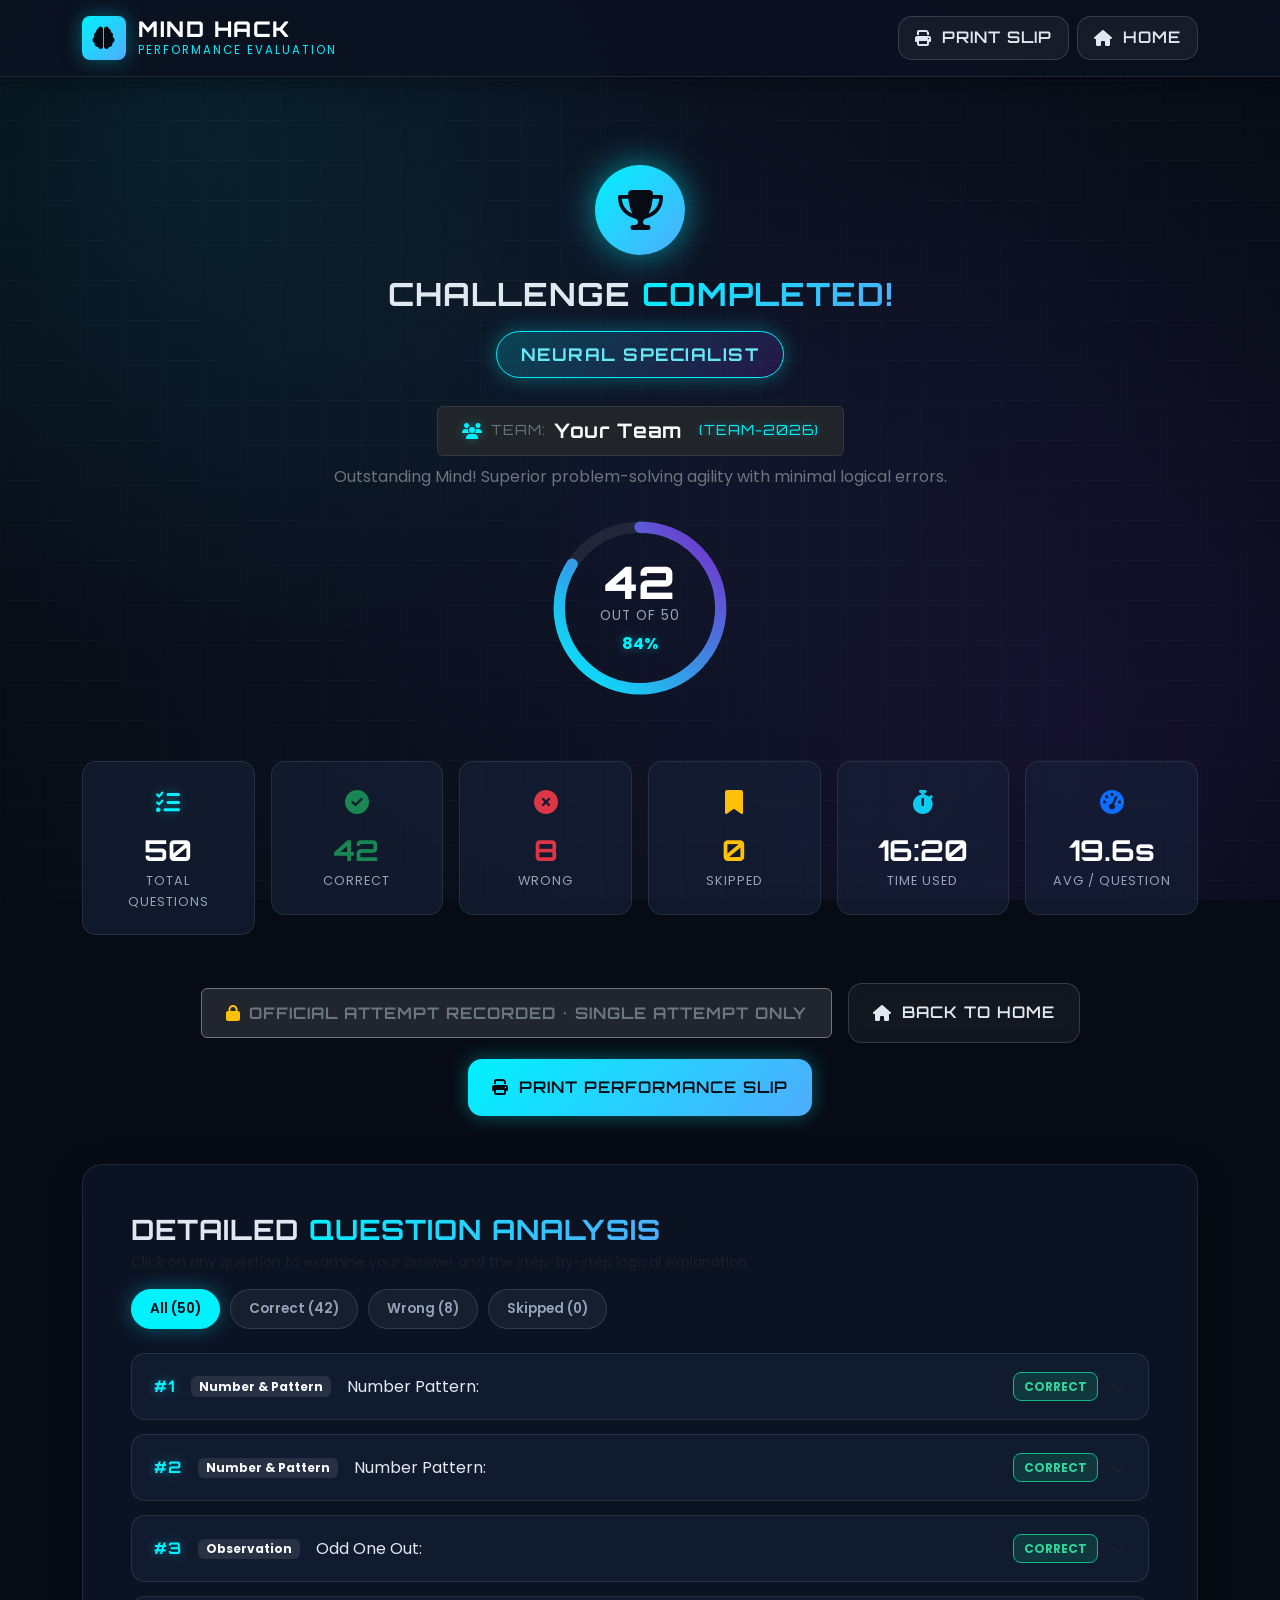
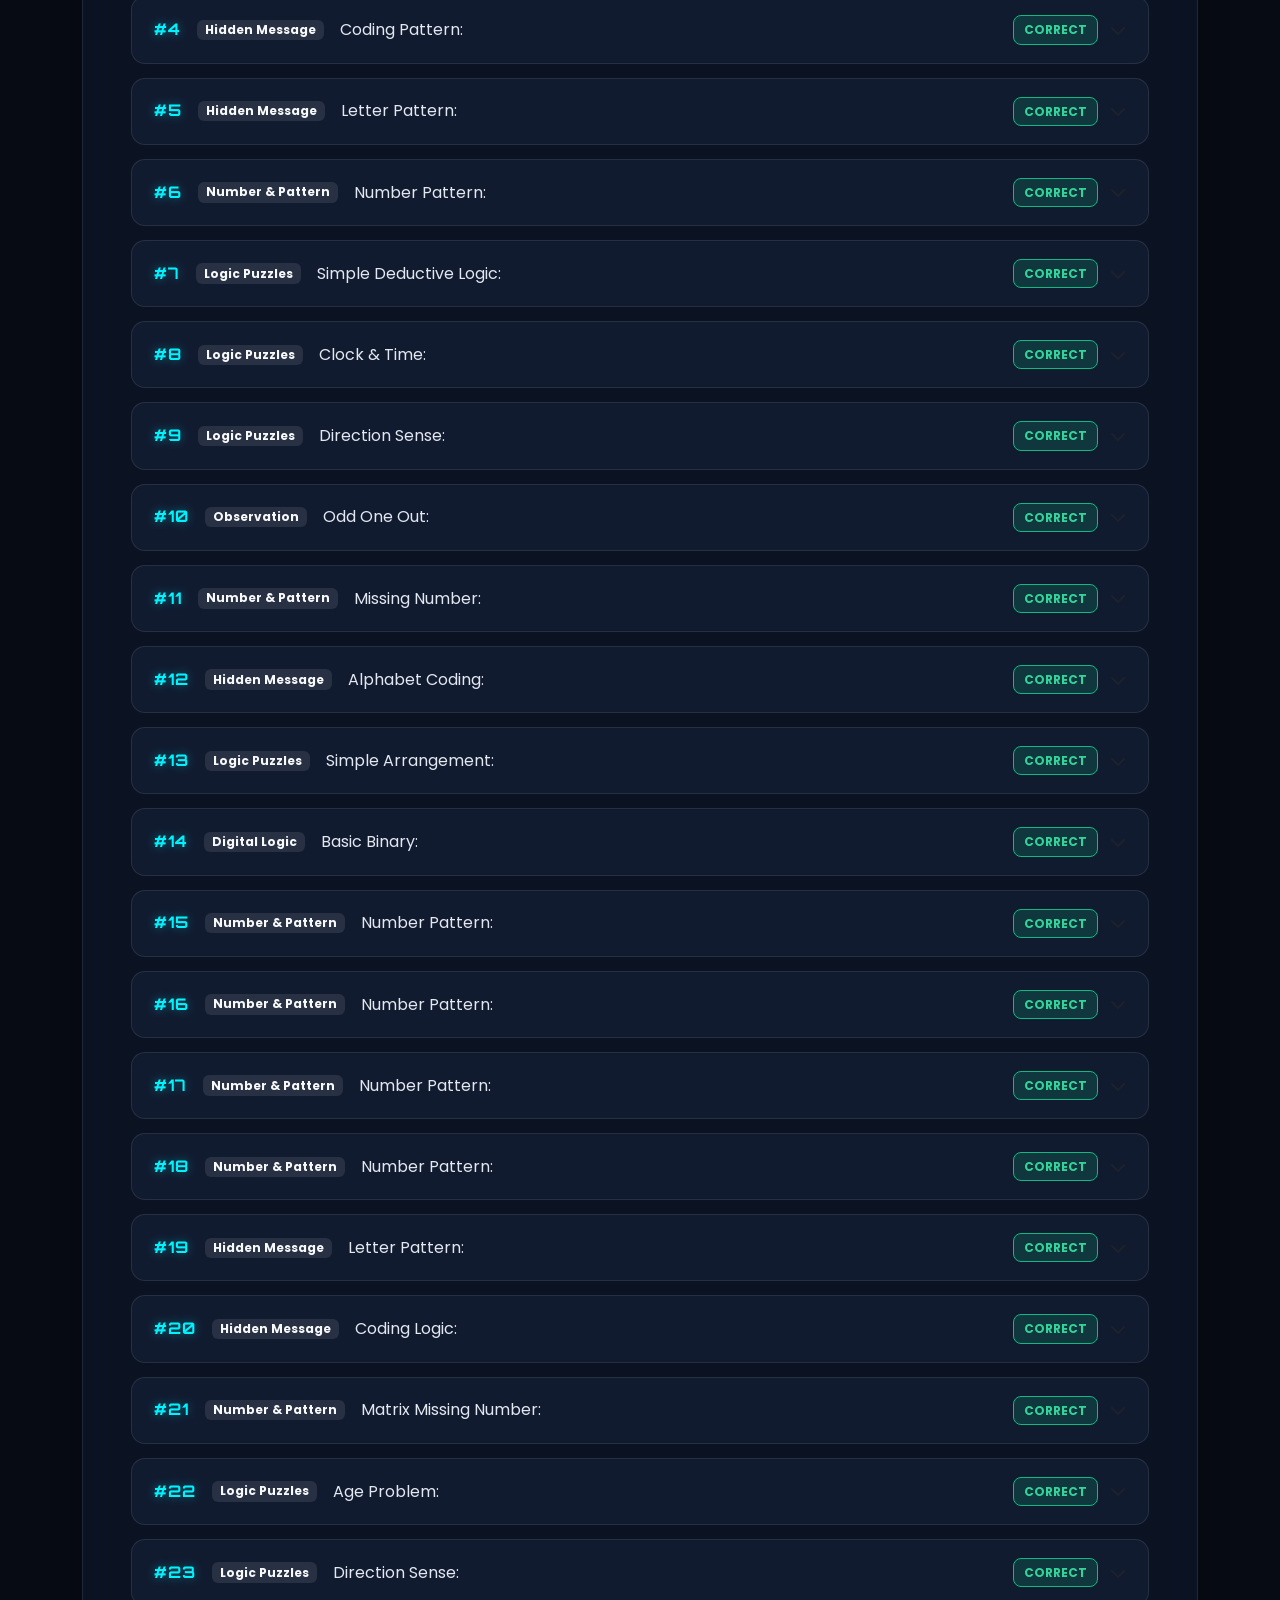
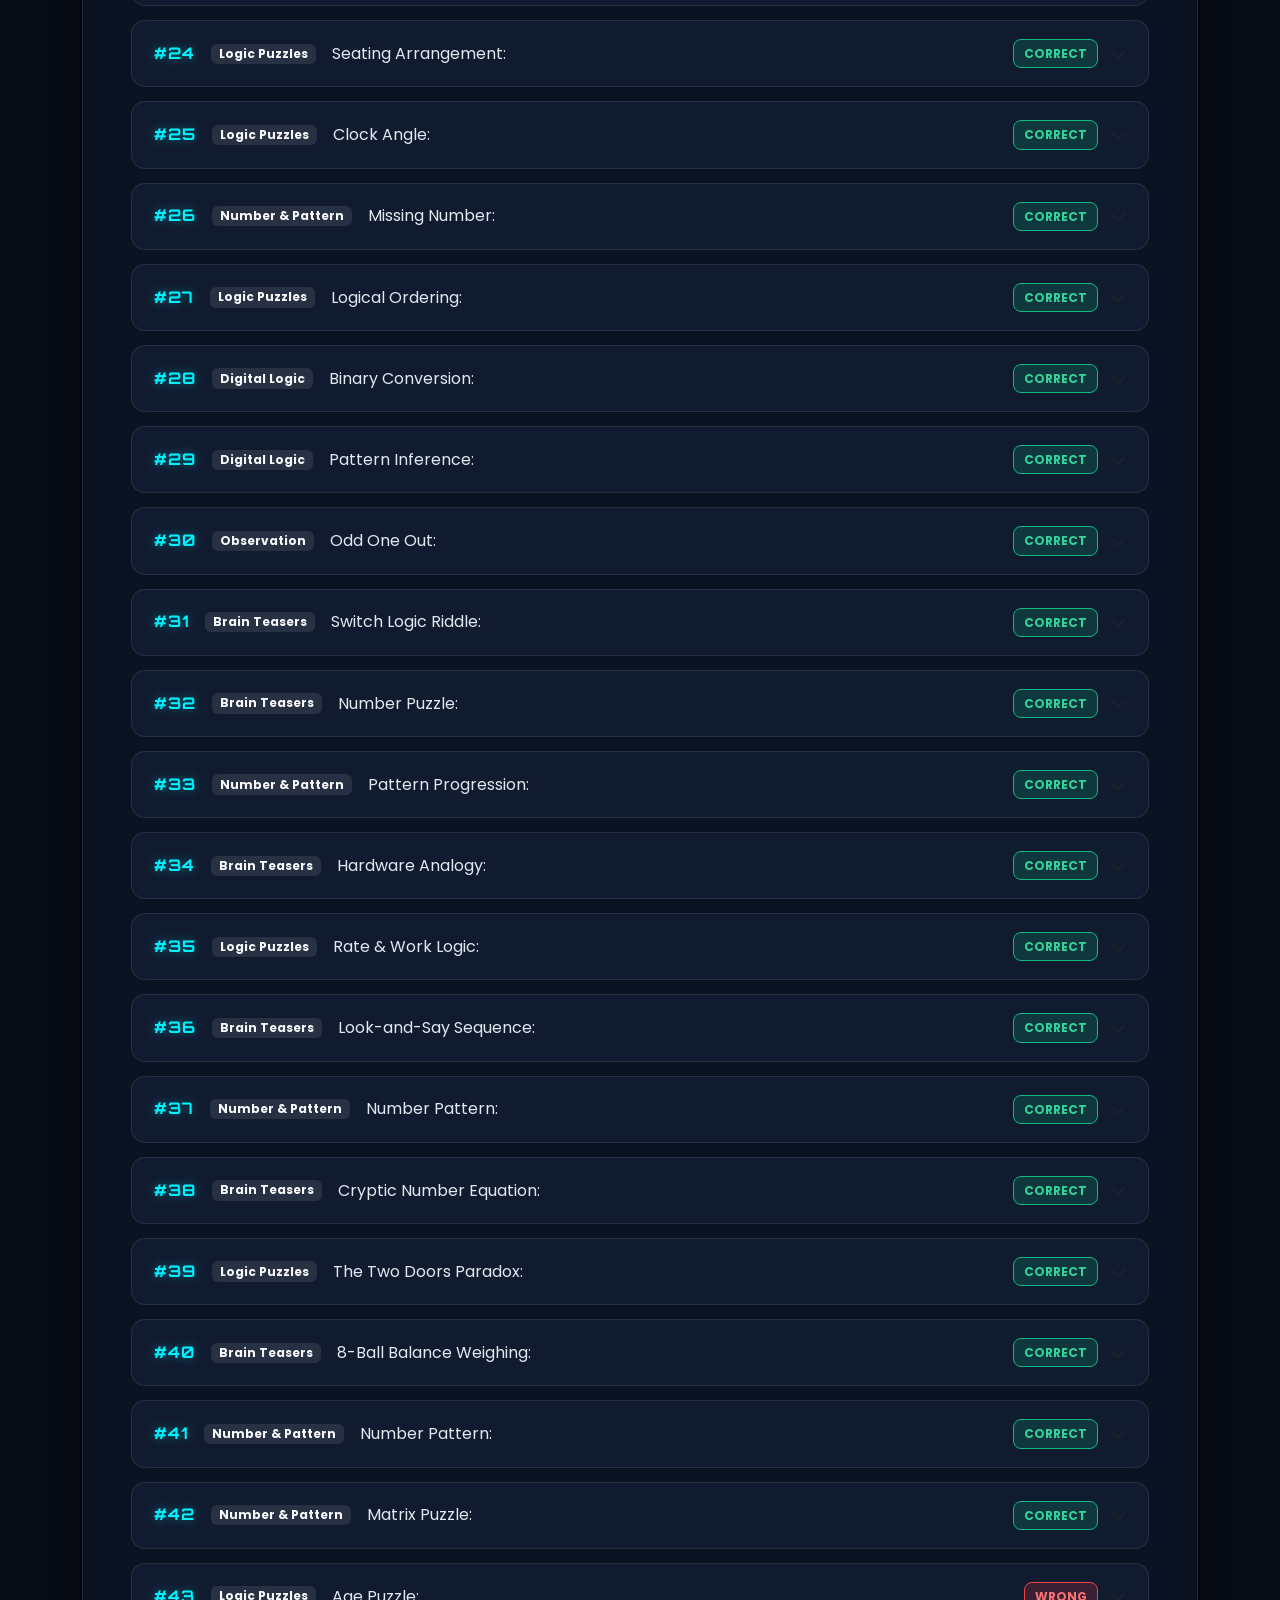
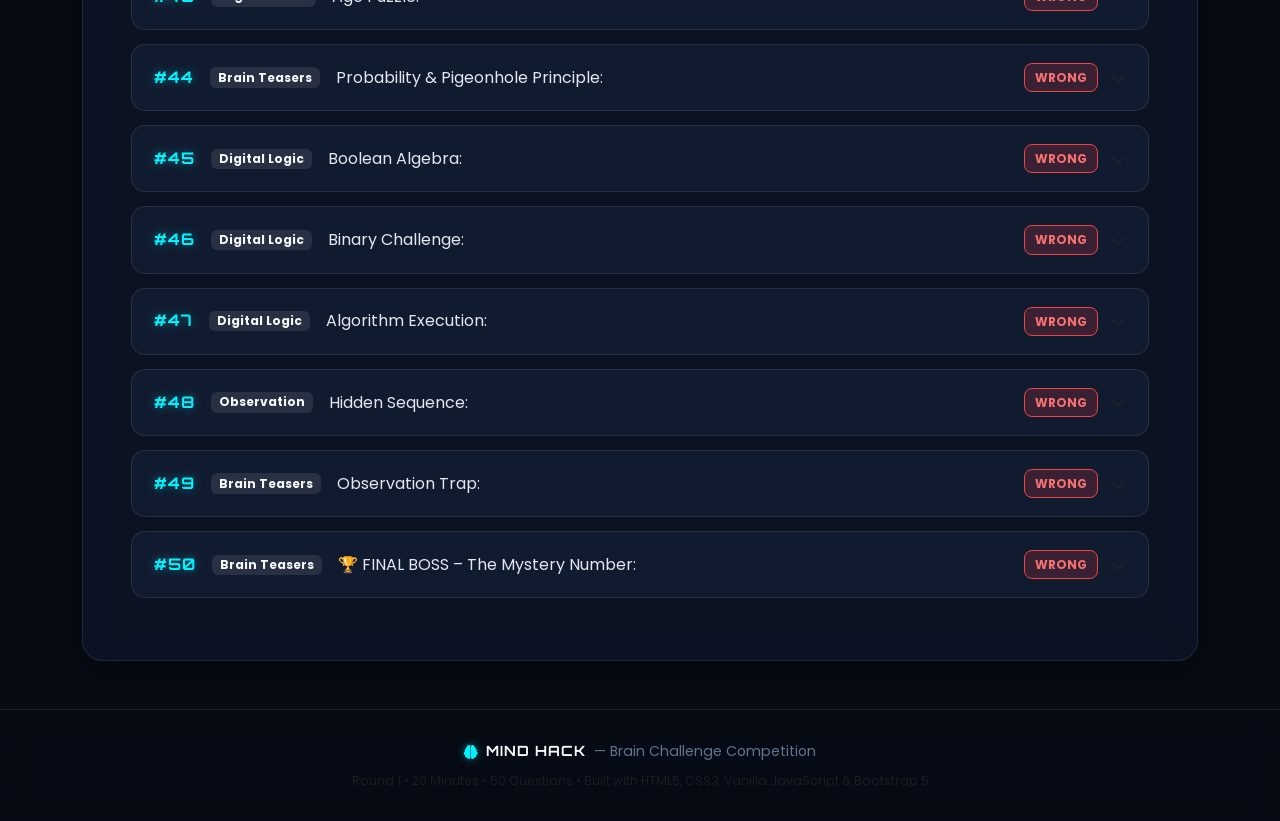
<file: result.html>
<!DOCTYPE html>
<html lang="en">
<head>
  <meta charset="UTF-8">
  <meta name="viewport" content="width=device-width, initial-scale=1.0">
  <title>MIND HACK – Scorecard & Performance Analysis</title>
  
  <!-- Google Fonts: Poppins & Orbitron -->
  <link rel="preconnect" href="https://fonts.googleapis.com">
  <link rel="preconnect" href="https://fonts.gstatic.com" crossorigin>
  <link href="https://fonts.googleapis.com/css2?family=Orbitron:wght@600;700;800;900&family=Poppins:wght@300;400;500;600;700&family=JetBrains+Mono:wght@400;600&display=swap" rel="stylesheet">

  <!-- Bootstrap 5 CSS -->
  <link href="https://cdn.jsdelivr.net/npm/bootstrap@5.3.2/dist/css/bootstrap.min.css" rel="stylesheet">
  
  <!-- Font Awesome 6 Icons -->
  <link rel="stylesheet" href="https://cdnjs.cloudflare.com/ajax/libs/font-awesome/6.5.1/css/all.min.css">
  
  <!-- Custom Cyberpunk Stylesheet -->
  <link rel="stylesheet" href="style.css">
</head>
<body id="resultDashboardRoot">

  <!-- Top Navigation Header -->
  <header class="glass-nav py-3 sticky-top">
    <div class="container d-flex align-items-center justify-content-between">
      <a href="index.html" class="brand-logo">
        <div class="brand-icon-box">
          <i class="fa-solid fa-brain"></i>
        </div>
        <div>
          <h1 class="brand-title">MIND HACK</h1>
          <span class="brand-subtitle">Performance Evaluation</span>
        </div>
      </a>

      <div class="d-flex align-items-center gap-2">
        <button type="button" class="cyber-btn cyber-btn-outline py-2 px-3 fs-6" id="printReportBtn">
          <i class="fa-solid fa-print"></i> <span class="d-none d-sm-inline">Print Slip</span>
        </button>
        <a href="index.html" class="cyber-btn cyber-btn-outline py-2 px-3 fs-6">
          <i class="fa-solid fa-house"></i> <span class="d-none d-sm-inline">Home</span>
        </a>
      </div>
    </div>
  </header>

  <!-- Result Dashboard Main Section -->
  <main class="py-5">
    <div class="container">
      
      <!-- Auto-submit notification banner if applicable -->
      <div class="alert alert-warning border-warning border-opacity-50 text-warning d-none text-center mb-4" id="autoSubmitNotice">
        <i class="fa-solid fa-clock-rotate-left me-2"></i> Challenge was automatically submitted when the 20-minute timer reached 00:00.
      </div>

      <!-- Hero Section: Trophy & Score Ring -->
      <div class="result-hero">
        <div class="trophy-glow">
          <i class="fa-solid fa-trophy"></i>
        </div>

        <h2 class="font-display fw-bold mb-2">
          CHALLENGE <span class="text-gradient-cyan">COMPLETED!</span>
        </h2>
        
        <div>
          <span class="performance-tier tier-grandmaster" id="tierBadge">
            CYBER GRANDMASTER
          </span>
        </div>

        <!-- Team Name & ID Display Badge -->
        <div class="mt-3 mb-2 p-2 px-4 rounded bg-dark border border-secondary border-opacity-25 d-inline-flex align-items-center gap-2 font-display">
          <i class="fa-solid fa-users text-neon-cyan"></i>
          <span class="text-secondary small text-uppercase">Team:</span>
          <span class="text-light fw-bold fs-5" id="resultTeamName">--</span>
          <span class="text-neon-cyan small font-mono ms-2" id="resultTeamId">(TEAM-2026)</span>
        </div>

        <p class="text-secondary max-w-600 mx-auto mb-4" id="tierMessage">
          Outstanding cognitive speed and analytical acuity!
        </p>

        <!-- Circular SVG Score Indicator -->
        <div class="score-circle-box">
          <svg class="score-svg" viewBox="0 0 200 200">
            <defs>
              <linearGradient id="scoreGrad" x1="0%" y1="0%" x2="100%" y2="100%">
                <stop offset="0%" stop-color="#00f2fe" />
                <stop offset="100%" stop-color="#7928ca" />
              </linearGradient>
            </defs>
            <circle class="score-svg-bg" cx="100" cy="100" r="85"></circle>
            <circle class="score-svg-progress" id="scoreSvgProgress" cx="100" cy="100" r="85"></circle>
          </svg>
          <div class="score-circle-content">
            <div class="score-number" id="scoreValue">--</div>
            <div class="score-total-label">OUT OF 50</div>
            <div class="text-neon-cyan fw-bold mt-1" id="percentageValue">--%</div>
          </div>
        </div>

      </div>

      <!-- Core Metrics Cards -->
      <div class="row g-3 mb-5">
        <!-- Total Questions -->
        <div class="col-6 col-md-4 col-lg-2">
          <div class="stat-card">
            <div class="stat-icon text-neon-cyan"><i class="fa-solid fa-list-check"></i></div>
            <div class="stat-value" id="metricTotal">50</div>
            <div class="stat-label">Total Questions</div>
          </div>
        </div>

        <!-- Correct Answers -->
        <div class="col-6 col-md-4 col-lg-2">
          <div class="stat-card">
            <div class="stat-icon text-success"><i class="fa-solid fa-circle-check"></i></div>
            <div class="stat-value text-success" id="metricCorrect">--</div>
            <div class="stat-label">Correct</div>
          </div>
        </div>

        <!-- Wrong Answers -->
        <div class="col-6 col-md-4 col-lg-2">
          <div class="stat-card">
            <div class="stat-icon text-danger"><i class="fa-solid fa-circle-xmark"></i></div>
            <div class="stat-value text-danger" id="metricWrong">--</div>
            <div class="stat-label">Wrong</div>
          </div>
        </div>

        <!-- Skipped / Unanswered -->
        <div class="col-6 col-md-4 col-lg-2">
          <div class="stat-card">
            <div class="stat-icon text-warning"><i class="fa-solid fa-bookmark"></i></div>
            <div class="stat-value text-warning" id="metricSkipped">--</div>
            <div class="stat-label">Skipped</div>
          </div>
        </div>

        <!-- Time Used -->
        <div class="col-6 col-md-4 col-lg-2">
          <div class="stat-card">
            <div class="stat-icon text-info"><i class="fa-solid fa-stopwatch"></i></div>
            <div class="stat-value" id="metricTime">--:--</div>
            <div class="stat-label">Time Used</div>
          </div>
        </div>

        <!-- Average Speed -->
        <div class="col-6 col-md-4 col-lg-2">
          <div class="stat-card">
            <div class="stat-icon text-primary"><i class="fa-solid fa-gauge-high"></i></div>
            <div class="stat-value" id="metricAvgTime">--s</div>
            <div class="stat-label">Avg / Question</div>
          </div>
        </div>
      </div>

      <!-- Action Buttons Row (College Arena: Single Attempt Locked) -->
      <div class="d-flex flex-wrap justify-content-center align-items-center gap-3 mb-5">
        <span class="badge bg-secondary bg-opacity-25 border border-secondary text-secondary px-4 py-3 fs-6 font-display d-inline-flex align-items-center" id="officialAttemptBadge">
          <i class="fa-solid fa-lock text-warning me-2"></i> OFFICIAL ATTEMPT RECORDED • SINGLE ATTEMPT ONLY
        </span>
        <button type="button" class="cyber-btn cyber-btn-outline px-4 py-3" id="homeBtn">
          <i class="fa-solid fa-house"></i> BACK TO HOME
        </button>
        <button type="button" class="cyber-btn cyber-btn-primary px-4 py-3" onclick="window.print();">
          <i class="fa-solid fa-print"></i> PRINT PERFORMANCE SLIP
        </button>
      </div>

      <!-- Step-by-Step Question Review Accordion -->
      <div class="glass-panel p-4 p-md-5">
        <div class="d-flex align-items-center justify-content-between flex-wrap gap-3 mb-4">
          <div>
            <h3 class="font-display fw-bold mb-1">
              DETAILED <span class="text-gradient-cyan">QUESTION ANALYSIS</span>
            </h3>
            <p class="text-muted small mb-0">Click on any question to examine your answer and the step-by-step logical explanation</p>
          </div>

          <!-- Filter Pills -->
          <div class="review-filter-bar mb-0">
            <button type="button" class="filter-btn active" data-filter="all">All (50)</button>
            <button type="button" class="filter-btn" data-filter="correct">Correct</button>
            <button type="button" class="filter-btn" data-filter="wrong">Wrong</button>
            <button type="button" class="filter-btn" data-filter="skipped">Skipped</button>
          </div>
        </div>

        <!-- Container for dynamically rendered accordion items -->
        <div id="reviewListContainer">
          <!-- Rendered dynamically by script.js -->
        </div>

      </div>

    </div>
  </main>

  <!-- Clean Footer -->
  <footer class="cyber-footer">
    <div class="container text-center">
      <div class="d-flex align-items-center justify-content-center gap-2 mb-2">
        <i class="fa-solid fa-brain text-neon-cyan"></i>
        <span class="font-display fw-bold text-light">MIND HACK</span>
        <span>— Brain Challenge Competition</span>
      </div>
      <p class="mb-0 text-muted small">
        Round 1 • 20 Minutes • 50 Questions • Built with HTML5, CSS3, Vanilla JavaScript & Bootstrap 5
      </p>
    </div>
  </footer>

  <!-- Question Database & Game Logic (Local first, loads instantly) -->
  <script src="questions.js"></script>
  <script src="script.js"></script>

  <!-- Optional Bootstrap Bundle JS (Deferred, non-blocking) -->
  <script src="https://cdn.jsdelivr.net/npm/bootstrap@5.3.2/dist/js/bootstrap.bundle.min.js" defer></script>
</body>
</html>
</file>
<file: style.css>
/* ==========================================================================
   MIND HACK - Brain Challenge
   Futuristic Cyberpunk & Glassmorphism Theme
   ========================================================================== */

:root {
  /* Primary Color Palette */
  --bg-dark: #070b14;
  --bg-surface: #0f172a;
  --bg-surface-elevated: #1e293b;
  --bg-glass: rgba(15, 23, 42, 0.72);
  --bg-glass-card: rgba(22, 33, 56, 0.65);
  --bg-glass-hover: rgba(30, 41, 69, 0.85);

  /* Neon Accents */
  --neon-cyan: #00f2fe;
  --neon-blue: #4facfe;
  --neon-purple: #8a2be2;
  --neon-magenta: #f72585;
  --neon-green: #00ff88;
  --neon-amber: #f59e0b;
  --neon-red: #ef4444;

  /* Gradients */
  --grad-primary: linear-gradient(135deg, #00f2fe 0%, #4facfe 100%);
  --grad-cyber: linear-gradient(135deg, #7928ca 0%, #ff0080 100%);
  --grad-accent: linear-gradient(135deg, #00f2fe 0%, #7928ca 100%);
  --grad-success: linear-gradient(135deg, #10b981 0%, #00ff88 100%);
  --grad-warning: linear-gradient(135deg, #f59e0b 0%, #fbbf24 100%);
  --grad-danger: linear-gradient(135deg, #ef4444 0%, #f43f5e 100%);

  /* Border & Shadows */
  --border-glass: 1px solid rgba(255, 255, 255, 0.09);
  --border-neon: 1px solid rgba(0, 242, 254, 0.35);
  --border-neon-strong: 2px solid #00f2fe;
  --glow-cyan: 0 0 20px rgba(0, 242, 254, 0.35);
  --glow-cyan-lg: 0 0 35px rgba(0, 242, 254, 0.55);
  --glow-purple: 0 0 20px rgba(138, 43, 226, 0.35);
  --glow-amber: 0 0 20px rgba(245, 158, 11, 0.4);
  --glow-red: 0 0 20px rgba(239, 68, 68, 0.5);

  /* Typography */
  --font-main: 'Poppins', -apple-system, BlinkMacSystemFont, 'Segoe UI', Roboto, sans-serif;
  --font-display: 'Orbitron', var(--font-main);
  --font-mono: 'JetBrains Mono', 'Fira Code', monospace;

  /* Layout */
  --radius-sm: 8px;
  --radius-md: 14px;
  --radius-lg: 20px;
  --radius-xl: 28px;
  --transition-fast: 0.2s ease;
  --transition-normal: 0.3s cubic-bezier(0.4, 0, 0.2, 1);
}

/* --------------------------------------------------------------------------
   Global Resets & Base Styles
   -------------------------------------------------------------------------- */
* {
  box-sizing: border-box;
  margin: 0;
  padding: 0;
}

html {
  scroll-behavior: smooth;
}

body {
  font-family: var(--font-main);
  background-color: var(--bg-dark);
  color: #e2e8f0;
  min-height: 100vh;
  display: flex;
  flex-direction: column;
  position: relative;
  overflow-x: hidden;
  line-height: 1.6;
  background-image:
    radial-gradient(circle at 15% 15%, rgba(0, 242, 254, 0.08) 0%, transparent 40%),
    radial-gradient(circle at 85% 80%, rgba(138, 43, 226, 0.09) 0%, transparent 45%),
    radial-gradient(circle at 50% 50%, rgba(15, 23, 42, 0.9) 0%, rgba(7, 11, 20, 1) 100%);
  background-attachment: fixed;
}

/* Futuristic Cyber Brain Background (for index.html & admin.html only) */
body.page-brain-bg {
  background-color: #070b14;
  background-image:
    radial-gradient(circle at 50% 28%, rgba(7, 11, 20, 0.42) 0%, rgba(7, 11, 20, 0.82) 75%, rgba(7, 11, 20, 0.95) 100%),
    linear-gradient(180deg, rgba(7, 11, 20, 0.62) 0%, rgba(7, 11, 20, 0.82) 100%),
    url('brain-bg.jpg');
  background-size: cover;
  background-position: center 22%;
  background-repeat: no-repeat;
  background-attachment: fixed;
}

/* Ambient cyber grid background overlay */
body::before {
  content: "";
  position: fixed;
  top: 0;
  left: 0;
  width: 100%;
  height: 100%;
  pointer-events: none;
  background-size: 40px 40px;
  background-image:
    linear-gradient(to right, rgba(255, 255, 255, 0.02) 1px, transparent 1px),
    linear-gradient(to bottom, rgba(255, 255, 255, 0.02) 1px, transparent 1px);
  z-index: 0;
}

main, header, footer, .modal {
  position: relative;
  z-index: 1;
}

a {
  color: var(--neon-cyan);
  text-decoration: none;
  transition: var(--transition-fast);
}

a:hover {
  color: #70f8ff;
  text-shadow: 0 0 8px rgba(0, 242, 254, 0.6);
}

/* --------------------------------------------------------------------------
   Typography & Badges
   -------------------------------------------------------------------------- */
.font-display {
  font-family: var(--font-display);
  letter-spacing: 1px;
}

.text-gradient-cyan {
  background: var(--grad-primary);
  -webkit-background-clip: text;
  -webkit-text-fill-color: transparent;
}

.text-gradient-cyber {
  background: var(--grad-cyber);
  -webkit-background-clip: text;
  -webkit-text-fill-color: transparent;
}

.text-gradient-accent {
  background: var(--grad-accent);
  -webkit-background-clip: text;
  -webkit-text-fill-color: transparent;
}

.text-neon-cyan {
  color: var(--neon-cyan) !important;
  text-shadow: 0 0 10px rgba(0, 242, 254, 0.4);
}

.text-neon-green {
  color: var(--neon-green) !important;
  text-shadow: 0 0 10px rgba(0, 255, 136, 0.4);
}

.text-neon-amber {
  color: var(--neon-amber) !important;
  text-shadow: 0 0 10px rgba(245, 158, 11, 0.4);
}

/* --------------------------------------------------------------------------
   Glassmorphism UI Components
   -------------------------------------------------------------------------- */
.glass-panel {
  background: var(--bg-glass);
  backdrop-filter: blur(16px);
  -webkit-backdrop-filter: blur(16px);
  border: var(--border-glass);
  border-radius: var(--radius-lg);
  box-shadow: 0 10px 30px rgba(0, 0, 0, 0.4);
}

.glass-card {
  background: var(--bg-glass-card);
  backdrop-filter: blur(16px);
  -webkit-backdrop-filter: blur(16px);
  border: var(--border-glass);
  border-radius: var(--radius-md);
  box-shadow: 0 8px 24px rgba(0, 0, 0, 0.3);
  transition: var(--transition-normal);
}

.glass-card:hover {
  border-color: rgba(0, 242, 254, 0.3);
  box-shadow: 0 12px 30px rgba(0, 0, 0, 0.5), 0 0 15px rgba(0, 242, 254, 0.15);
  transform: translateY(-2px);
}

.glass-nav {
  background: rgba(11, 17, 32, 0.85);
  backdrop-filter: blur(20px);
  -webkit-backdrop-filter: blur(20px);
  border-bottom: var(--border-glass);
  box-shadow: 0 4px 20px rgba(0, 0, 0, 0.4);
}

/* --------------------------------------------------------------------------
   Buttons & Interactive Elements
   -------------------------------------------------------------------------- */
.cyber-btn {
  font-family: var(--font-display);
  font-weight: 600;
  letter-spacing: 1px;
  text-transform: uppercase;
  border-radius: var(--radius-md);
  padding: 12px 28px;
  position: relative;
  overflow: hidden;
  transition: var(--transition-normal);
  display: inline-flex;
  align-items: center;
  justify-content: center;
  gap: 10px;
  border: none;
  cursor: pointer;
  text-decoration: none;
}

.cyber-btn-primary {
  background: var(--grad-primary);
  color: #070b14;
  box-shadow: var(--glow-cyan);
}

.cyber-btn-primary:hover {
  transform: translateY(-2px);
  box-shadow: var(--glow-cyan-lg);
  color: #000;
}

.cyber-btn-primary:active {
  transform: translateY(0);
}

.cyber-btn-accent {
  background: var(--grad-cyber);
  color: #ffffff;
  box-shadow: var(--glow-purple);
}

.cyber-btn-accent:hover {
  transform: translateY(-2px);
  box-shadow: 0 0 30px rgba(255, 0, 128, 0.5);
  color: #fff;
}

.cyber-btn-outline {
  background: rgba(255, 255, 255, 0.05);
  color: #e2e8f0;
  border: 1px solid rgba(255, 255, 255, 0.15);
  backdrop-filter: blur(8px);
}

.cyber-btn-outline:hover {
  background: rgba(0, 242, 254, 0.12);
  border-color: var(--neon-cyan);
  color: var(--neon-cyan);
  box-shadow: var(--glow-cyan);
  transform: translateY(-2px);
}

.cyber-btn-warning {
  background: rgba(245, 158, 11, 0.15);
  color: #fbbf24;
  border: 1px solid rgba(245, 158, 11, 0.35);
}

.cyber-btn-warning:hover {
  background: rgba(245, 158, 11, 0.28);
  border-color: #fbbf24;
  color: #fff;
  box-shadow: var(--glow-amber);
}

.cyber-btn-danger {
  background: rgba(239, 68, 68, 0.15);
  color: #f87171;
  border: 1px solid rgba(239, 68, 68, 0.4);
}

.cyber-btn-danger:hover {
  background: rgba(239, 68, 68, 0.3);
  border-color: #ef4444;
  color: #fff;
  box-shadow: var(--glow-red);
}

.cyber-btn-success {
  background: var(--grad-success);
  color: #070b14;
  box-shadow: 0 0 20px rgba(0, 255, 136, 0.35);
}

.cyber-btn-success:hover {
  box-shadow: 0 0 30px rgba(0, 255, 136, 0.55);
  color: #000;
  transform: translateY(-2px);
}

.btn-icon-square {
  width: 42px;
  height: 42px;
  padding: 0;
  border-radius: var(--radius-sm);
  display: inline-flex;
  align-items: center;
  justify-content: center;
  background: rgba(255, 255, 255, 0.06);
  border: var(--border-glass);
  color: #cbd5e1;
  transition: var(--transition-fast);
}

.btn-icon-square:hover {
  background: rgba(0, 242, 254, 0.15);
  border-color: var(--neon-cyan);
  color: var(--neon-cyan);
}

/* --------------------------------------------------------------------------
   Navbar & Header Components
   -------------------------------------------------------------------------- */
.brand-logo {
  display: flex;
  align-items: center;
  gap: 12px;
  text-decoration: none;
}

.brand-icon-box {
  width: 44px;
  height: 44px;
  background: var(--grad-primary);
  border-radius: var(--radius-sm);
  display: flex;
  align-items: center;
  justify-content: center;
  color: #070b14;
  font-size: 1.4rem;
  box-shadow: var(--glow-cyan);
  position: relative;
}

.brand-title {
  font-family: var(--font-display);
  font-size: 1.35rem;
  font-weight: 800;
  color: #fff;
  letter-spacing: 1.5px;
  margin: 0;
  line-height: 1.1;
}

.brand-subtitle {
  font-size: 0.72rem;
  color: var(--neon-cyan);
  text-transform: uppercase;
  letter-spacing: 2px;
  display: block;
}

.status-pill {
  display: inline-flex;
  align-items: center;
  gap: 6px;
  padding: 4px 12px;
  border-radius: 999px;
  font-size: 0.75rem;
  font-weight: 600;
  letter-spacing: 0.5px;
  text-transform: uppercase;
}

.status-pill-live {
  background: rgba(0, 255, 136, 0.12);
  color: var(--neon-green);
  border: 1px solid rgba(0, 255, 136, 0.3);
}

.pulse-dot {
  width: 8px;
  height: 8px;
  border-radius: 50%;
  background: currentColor;
  display: inline-block;
  animation: pulseDot 1.8s infinite;
}

@keyframes pulseDot {
  0% { transform: scale(0.95); opacity: 0.7; }
  50% { transform: scale(1.35); opacity: 1; }
  100% { transform: scale(0.95); opacity: 0.7; }
}

/* --------------------------------------------------------------------------
   Timer Pill & States
   -------------------------------------------------------------------------- */
.timer-container {
  display: inline-flex;
  align-items: center;
  gap: 12px;
  background: rgba(15, 23, 42, 0.95);
  border: 1.5px solid rgba(0, 242, 254, 0.4);
  padding: 6px 18px;
  border-radius: 999px;
  box-shadow: var(--glow-cyan);
  transition: var(--transition-normal);
}

.timer-icon {
  font-size: 1.15rem;
  color: var(--neon-cyan);
}

.timer-display {
  font-family: var(--font-display);
  font-size: 1.45rem;
  font-weight: 700;
  letter-spacing: 2px;
  color: #ffffff;
  min-width: 80px;
  text-align: center;
}

/* Warning State (< 5 minutes) */
.timer-container.timer-warning {
  border-color: var(--neon-amber);
  box-shadow: var(--glow-amber);
  animation: warningPulse 2s infinite;
}
.timer-container.timer-warning .timer-icon,
.timer-container.timer-warning .timer-display {
  color: var(--neon-amber);
}

/* Critical State (< 1 minute) */
.timer-container.timer-critical {
  border-color: var(--neon-red);
  box-shadow: var(--glow-red);
  animation: criticalPulse 0.8s infinite alternate;
}
.timer-container.timer-critical .timer-icon,
.timer-container.timer-critical .timer-display {
  color: #ff3366;
}

@keyframes warningPulse {
  0%, 100% { box-shadow: 0 0 15px rgba(245, 158, 11, 0.4); }
  50% { box-shadow: 0 0 25px rgba(245, 158, 11, 0.7); }
}

@keyframes criticalPulse {
  from { transform: scale(1); box-shadow: 0 0 15px rgba(239, 68, 68, 0.5); }
  to { transform: scale(1.04); box-shadow: 0 0 35px rgba(239, 68, 68, 0.85); }
}

/* --------------------------------------------------------------------------
   Hero Section & Landing Page
   -------------------------------------------------------------------------- */
.hero-wrapper {
  padding: 70px 0 50px;
  text-align: center;
  position: relative;
}

.hero-badge-capsule {
  display: inline-flex;
  align-items: center;
  gap: 8px;
  background: rgba(0, 242, 254, 0.08);
  border: 1px solid rgba(0, 242, 254, 0.25);
  padding: 6px 18px;
  border-radius: 999px;
  font-size: 0.82rem;
  font-weight: 600;
  text-transform: uppercase;
  letter-spacing: 1.5px;
  color: var(--neon-cyan);
  margin-bottom: 24px;
}

.hero-title {
  font-family: var(--font-display);
  font-size: clamp(2.5rem, 6vw, 4.5rem);
  font-weight: 900;
  line-height: 1.1;
  letter-spacing: 2px;
  margin-bottom: 16px;
}

.hero-tagline {
  font-size: clamp(1.1rem, 2.2vw, 1.45rem);
  color: #94a3b8;
  font-weight: 300;
  margin-bottom: 36px;
  max-width: 680px;
  margin-left: auto;
  margin-right: auto;
}

.hero-stats-banner {
  display: inline-flex;
  flex-wrap: wrap;
  align-items: center;
  justify-content: center;
  gap: 16px 28px;
  background: var(--bg-glass-card);
  border: var(--border-glass);
  padding: 16px 36px;
  border-radius: 999px;
  backdrop-filter: blur(16px);
  margin-bottom: 40px;
  box-shadow: 0 8px 32px rgba(0, 0, 0, 0.3);
}

.hero-stat-item {
  display: flex;
  align-items: center;
  gap: 8px;
  font-size: 0.95rem;
  font-weight: 600;
  letter-spacing: 1px;
}

.hero-stat-item i {
  color: var(--neon-cyan);
  font-size: 1.1rem;
}

.hero-stat-divider {
  color: rgba(255, 255, 255, 0.2);
}

/* Category Grid & Cards */
.category-card {
  height: 100%;
  padding: 28px 24px;
  border-radius: var(--radius-lg);
  background: var(--bg-glass-card);
  border: var(--border-glass);
  transition: var(--transition-normal);
  display: flex;
  flex-direction: column;
}

.category-card:hover {
  transform: translateY(-6px);
  border-color: rgba(0, 242, 254, 0.4);
  box-shadow: 0 16px 36px rgba(0, 0, 0, 0.5), 0 0 20px rgba(0, 242, 254, 0.2);
}

.category-icon-wrap {
  width: 60px;
  height: 60px;
  border-radius: var(--radius-md);
  display: flex;
  align-items: center;
  justify-content: center;
  font-size: 1.6rem;
  margin-bottom: 20px;
  background: rgba(0, 242, 254, 0.1);
  color: var(--neon-cyan);
  border: 1px solid rgba(0, 242, 254, 0.2);
  transition: var(--transition-fast);
}

.category-card:hover .category-icon-wrap {
  background: var(--grad-primary);
  color: #070b14;
  box-shadow: var(--glow-cyan);
}

.category-card h4 {
  font-size: 1.2rem;
  font-weight: 700;
  margin-bottom: 10px;
  color: #fff;
}

.category-card p {
  font-size: 0.9rem;
  color: #94a3b8;
  margin-bottom: 0;
  flex-grow: 1;
}

/* Rules Section */
.rules-card {
  padding: 36px;
  border-radius: var(--radius-xl);
  background: rgba(15, 23, 42, 0.85);
  border: 1px solid rgba(138, 43, 226, 0.3);
  box-shadow: 0 10px 40px rgba(0, 0, 0, 0.5), 0 0 25px rgba(138, 43, 226, 0.15);
}

.rule-item {
  display: flex;
  align-items: flex-start;
  gap: 16px;
  margin-bottom: 16px;
}

.rule-number {
  min-width: 32px;
  height: 32px;
  border-radius: 50%;
  background: rgba(0, 242, 254, 0.15);
  border: 1px solid var(--neon-cyan);
  color: var(--neon-cyan);
  display: flex;
  align-items: center;
  justify-content: center;
  font-weight: 700;
  font-size: 0.85rem;
  font-family: var(--font-display);
}

.rule-text {
  font-size: 0.96rem;
  color: #cbd5e1;
  padding-top: 3px;
}

/* --------------------------------------------------------------------------
   Game Interface (game.html)
   -------------------------------------------------------------------------- */
.quiz-wrapper {
  padding: 24px 0 40px;
}

.quiz-subbar {
  background: var(--bg-glass-card);
  border: var(--border-glass);
  border-radius: var(--radius-md);
  padding: 14px 20px;
  margin-bottom: 24px;
}

.progress-track {
  width: 100%;
  height: 8px;
  background: rgba(255, 255, 255, 0.08);
  border-radius: 999px;
  overflow: hidden;
  position: relative;
}

.progress-fill {
  height: 100%;
  background: var(--grad-primary);
  box-shadow: 0 0 10px rgba(0, 242, 254, 0.7);
  transition: width 0.4s ease;
  width: 0%;
}

/* Question Area */
.question-card {
  padding: 34px;
  border-radius: var(--radius-xl);
  background: var(--bg-glass-card);
  border: var(--border-glass);
  box-shadow: 0 12px 36px rgba(0, 0, 0, 0.4);
  position: relative;
  min-height: 480px;
  display: flex;
  flex-direction: column;
}

.question-header {
  display: flex;
  align-items: center;
  justify-content: space-between;
  flex-wrap: wrap;
  gap: 12px;
  margin-bottom: 22px;
  padding-bottom: 16px;
  border-bottom: 1px solid rgba(255, 255, 255, 0.08);
}

.category-badge {
  display: inline-flex;
  align-items: center;
  gap: 8px;
  background: rgba(0, 242, 254, 0.12);
  border: 1px solid rgba(0, 242, 254, 0.3);
  color: var(--neon-cyan);
  padding: 6px 14px;
  border-radius: 999px;
  font-size: 0.8rem;
  font-weight: 600;
  text-transform: uppercase;
  letter-spacing: 1px;
}

.difficulty-badge {
  font-size: 0.75rem;
  padding: 4px 10px;
  border-radius: var(--radius-sm);
  font-weight: 600;
  text-transform: uppercase;
  letter-spacing: 0.5px;
}

.badge-easy { background: rgba(0, 255, 136, 0.15); color: #00ff88; border: 1px solid rgba(0, 255, 136, 0.3); }
.badge-medium { background: rgba(245, 158, 11, 0.15); color: #fbbf24; border: 1px solid rgba(245, 158, 11, 0.3); }
.badge-hard { background: rgba(239, 68, 68, 0.15); color: #f87171; border: 1px solid rgba(239, 68, 68, 0.3); }

.question-text {
  font-size: 1.18rem;
  font-weight: 500;
  line-height: 1.6;
  color: #f1f5f9;
  margin-bottom: 28px;
  white-space: pre-line;
}

/* Options Grid */
.options-list {
  display: flex;
  flex-direction: column;
  gap: 14px;
  margin-bottom: 30px;
  flex-grow: 1;
}

.option-card {
  display: flex;
  align-items: center;
  padding: 16px 20px;
  border-radius: var(--radius-md);
  background: rgba(15, 23, 42, 0.65);
  border: 1.5px solid rgba(255, 255, 255, 0.09);
  cursor: pointer;
  transition: var(--transition-normal);
  position: relative;
  user-select: none;
}

.option-card:hover {
  background: rgba(30, 41, 69, 0.7);
  border-color: rgba(0, 242, 254, 0.4);
  transform: translateX(4px);
}

.option-card.selected {
  background: rgba(0, 242, 254, 0.12);
  border-color: var(--neon-cyan);
  box-shadow: 0 0 18px rgba(0, 242, 254, 0.25);
}

.option-letter {
  width: 36px;
  height: 36px;
  border-radius: var(--radius-sm);
  background: rgba(255, 255, 255, 0.08);
  border: 1px solid rgba(255, 255, 255, 0.15);
  display: flex;
  align-items: center;
  justify-content: center;
  font-family: var(--font-display);
  font-weight: 700;
  font-size: 0.95rem;
  color: #cbd5e1;
  margin-right: 16px;
  flex-shrink: 0;
  transition: var(--transition-fast);
}

.option-card:hover .option-letter {
  border-color: var(--neon-cyan);
  color: var(--neon-cyan);
}

.option-card.selected .option-letter {
  background: var(--grad-primary);
  border-color: transparent;
  color: #070b14;
  box-shadow: 0 0 10px rgba(0, 242, 254, 0.5);
}

.option-text {
  font-size: 1rem;
  color: #e2e8f0;
  flex-grow: 1;
  font-weight: 400;
}

.option-indicator {
  width: 20px;
  height: 20px;
  border-radius: 50%;
  border: 2px solid rgba(255, 255, 255, 0.25);
  margin-left: 12px;
  display: flex;
  align-items: center;
  justify-content: center;
  transition: var(--transition-fast);
}

.option-card.selected .option-indicator {
  border-color: var(--neon-cyan);
  background: var(--neon-cyan);
  box-shadow: 0 0 8px var(--neon-cyan);
}

.option-card.selected .option-indicator::after {
  content: "";
  width: 6px;
  height: 6px;
  border-radius: 50%;
  background: #070b14;
}

/* Question Action Footer */
.quiz-actions {
  display: flex;
  align-items: center;
  justify-content: space-between;
  flex-wrap: wrap;
  gap: 12px;
  padding-top: 20px;
  border-top: 1px solid rgba(255, 255, 255, 0.08);
}

.quiz-actions-left,
.quiz-actions-right {
  display: flex;
  align-items: center;
  gap: 10px;
  flex-wrap: wrap;
}

/* --------------------------------------------------------------------------
   Question Navigation Palette (Right Column)
   -------------------------------------------------------------------------- */
.palette-card {
  padding: 24px;
  border-radius: var(--radius-lg);
  background: var(--bg-glass-card);
  border: var(--border-glass);
  box-shadow: 0 10px 30px rgba(0, 0, 0, 0.35);
}

.palette-title {
  font-family: var(--font-display);
  font-size: 1.05rem;
  font-weight: 700;
  letter-spacing: 1px;
  color: #fff;
  margin-bottom: 18px;
  display: flex;
  align-items: center;
  justify-content: space-between;
}

.palette-grid {
  display: grid;
  grid-template-columns: repeat(5, 1fr);
  gap: 8px;
  margin-bottom: 20px;
  max-height: 360px;
  overflow-y: auto;
  padding-right: 4px;
}

/* Cyber scrollbar for smooth 50 questions browsing */
.palette-grid::-webkit-scrollbar {
  width: 5px;
}
.palette-grid::-webkit-scrollbar-track {
  background: rgba(255, 255, 255, 0.04);
  border-radius: 4px;
}
.palette-grid::-webkit-scrollbar-thumb {
  background: rgba(0, 242, 254, 0.35);
  border-radius: 4px;
}
.palette-grid::-webkit-scrollbar-thumb:hover {
  background: rgba(0, 242, 254, 0.6);
}

.palette-btn {
  aspect-ratio: 1;
  min-height: 35px;
  border-radius: var(--radius-sm);
  background: rgba(255, 255, 255, 0.05);
  border: 1px solid rgba(255, 255, 255, 0.12);
  color: #94a3b8;
  font-family: var(--font-display);
  font-size: 0.84rem;
  font-weight: 600;
  display: flex;
  align-items: center;
  justify-content: center;
  cursor: pointer;
  transition: var(--transition-fast);
  position: relative;
}

.palette-btn:hover {
  background: rgba(255, 255, 255, 0.12);
  border-color: rgba(255, 255, 255, 0.3);
  color: #fff;
  transform: scale(1.06);
}

/* Palette Statuses */
.palette-btn.current {
  border: 2px solid var(--neon-cyan) !important;
  box-shadow: var(--glow-cyan);
  color: #fff;
}

.palette-btn.answered {
  background: rgba(16, 185, 129, 0.25);
  border-color: #10b981;
  color: #34d399;
}

.palette-btn.marked {
  background: rgba(245, 158, 11, 0.25);
  border-color: #f59e0b;
  color: #fbbf24;
}

.palette-legend {
  display: flex;
  flex-direction: column;
  gap: 10px;
  padding-top: 18px;
  border-top: 1px solid rgba(255, 255, 255, 0.08);
}

.legend-item {
  display: flex;
  align-items: center;
  gap: 10px;
  font-size: 0.82rem;
  color: #94a3b8;
}

.legend-indicator {
  width: 14px;
  height: 14px;
  border-radius: 3px;
  flex-shrink: 0;
}

.legend-answered { background: rgba(16, 185, 129, 0.4); border: 1px solid #10b981; }
.legend-marked { background: rgba(245, 158, 11, 0.4); border: 1px solid #f59e0b; }
.legend-current { border: 2px solid var(--neon-cyan); background: transparent; }
.legend-unvisited { background: rgba(255, 255, 255, 0.06); border: 1px solid rgba(255, 255, 255, 0.15); }

/* Shortcut Chip */
.shortcut-chip {
  background: rgba(255, 255, 255, 0.06);
  border: 1px solid rgba(255, 255, 255, 0.1);
  padding: 2px 6px;
  border-radius: 4px;
  font-family: var(--font-mono);
  font-size: 0.75rem;
  color: var(--neon-cyan);
}

/* --------------------------------------------------------------------------
   Results Page (result.html)
   -------------------------------------------------------------------------- */
.result-hero {
  text-align: center;
  padding: 40px 0 30px;
}

.trophy-glow {
  width: 90px;
  height: 90px;
  border-radius: 50%;
  background: var(--grad-primary);
  display: inline-flex;
  align-items: center;
  justify-content: center;
  font-size: 2.5rem;
  color: #070b14;
  box-shadow: var(--glow-cyan-lg);
  margin-bottom: 20px;
  animation: floatTrophy 3s ease-in-out infinite;
}

@keyframes floatTrophy {
  0%, 100% { transform: translateY(0); }
  50% { transform: translateY(-8px); }
}

.performance-tier {
  display: inline-block;
  padding: 8px 24px;
  border-radius: 999px;
  font-family: var(--font-display);
  font-size: 1.1rem;
  font-weight: 700;
  letter-spacing: 1.5px;
  text-transform: uppercase;
  margin-top: 10px;
  margin-bottom: 12px;
}

.tier-grandmaster {
  background: linear-gradient(135deg, rgba(245, 158, 11, 0.2), rgba(239, 68, 68, 0.2));
  border: 1.5px solid #fbbf24;
  color: #fde047;
  box-shadow: var(--glow-amber);
}

.tier-elite {
  background: linear-gradient(135deg, rgba(0, 242, 254, 0.2), rgba(121, 40, 202, 0.2));
  border: 1.5px solid var(--neon-cyan);
  color: #67e8f9;
  box-shadow: var(--glow-cyan);
}

.tier-specialist {
  background: rgba(16, 185, 129, 0.2);
  border: 1.5px solid #10b981;
  color: #6ee7b7;
  box-shadow: 0 0 15px rgba(16, 185, 129, 0.35);
}

.tier-apprentice {
  background: rgba(148, 163, 184, 0.15);
  border: 1.5px solid #94a3b8;
  color: #cbd5e1;
}

/* Score Circle Gauge */
.score-circle-box {
  width: 190px;
  height: 190px;
  margin: 0 auto 28px;
  position: relative;
  display: flex;
  align-items: center;
  justify-content: center;
}

.score-svg {
  width: 100%;
  height: 100%;
  transform: rotate(-90deg);
}

.score-svg circle {
  fill: none;
  stroke-width: 12;
  stroke-linecap: round;
}

.score-svg-bg {
  stroke: rgba(255, 255, 255, 0.08);
}

.score-svg-progress {
  stroke: url(#scoreGrad);
  stroke-dasharray: 534;
  stroke-dashoffset: 534;
  transition: stroke-dashoffset 1.4s cubic-bezier(0.4, 0, 0.2, 1);
}

.score-circle-content {
  position: absolute;
  text-align: center;
}

.score-number {
  font-family: var(--font-display);
  font-size: 2.8rem;
  font-weight: 800;
  line-height: 1;
  color: #ffffff;
}

.score-total-label {
  font-size: 0.85rem;
  color: #94a3b8;
  text-transform: uppercase;
  letter-spacing: 1px;
}

/* Stat Cards */
.stat-card {
  padding: 22px;
  border-radius: var(--radius-md);
  background: var(--bg-glass-card);
  border: var(--border-glass);
  text-align: center;
  transition: var(--transition-normal);
}

.stat-card:hover {
  transform: translateY(-3px);
  border-color: rgba(255, 255, 255, 0.2);
}

.stat-icon {
  font-size: 1.5rem;
  margin-bottom: 10px;
}

.stat-value {
  font-family: var(--font-display);
  font-size: 1.8rem;
  font-weight: 700;
  color: #ffffff;
  line-height: 1.2;
}

.stat-label {
  font-size: 0.8rem;
  color: #94a3b8;
  text-transform: uppercase;
  letter-spacing: 1px;
  margin-top: 4px;
}

/* Review Accordion */
.review-filter-bar {
  display: flex;
  gap: 10px;
  flex-wrap: wrap;
  margin-bottom: 24px;
}

.filter-btn {
  padding: 8px 18px;
  border-radius: 999px;
  font-size: 0.85rem;
  font-weight: 600;
  border: 1px solid rgba(255, 255, 255, 0.12);
  background: rgba(255, 255, 255, 0.05);
  color: #94a3b8;
  cursor: pointer;
  transition: var(--transition-fast);
}

.filter-btn:hover {
  color: #fff;
  background: rgba(255, 255, 255, 0.12);
}

.filter-btn.active {
  background: var(--neon-cyan);
  border-color: var(--neon-cyan);
  color: #070b14;
  box-shadow: var(--glow-cyan);
}

.review-item {
  border-radius: var(--radius-md);
  background: var(--bg-glass-card);
  border: var(--border-glass);
  margin-bottom: 14px;
  overflow: hidden;
  transition: var(--transition-fast);
}

.review-header {
  padding: 18px 22px;
  cursor: pointer;
  display: flex;
  align-items: center;
  justify-content: space-between;
  gap: 12px;
}

.review-header:hover {
  background: rgba(255, 255, 255, 0.03);
}

.review-status-tag {
  padding: 4px 10px;
  border-radius: var(--radius-sm);
  font-size: 0.75rem;
  font-weight: 700;
  text-transform: uppercase;
}

.status-correct { background: rgba(16, 185, 129, 0.18); color: #34d399; border: 1px solid #10b981; }
.status-wrong { background: rgba(239, 68, 68, 0.18); color: #f87171; border: 1px solid #ef4444; }
.status-skipped { background: rgba(245, 158, 11, 0.18); color: #fbbf24; border: 1px solid #f59e0b; }

.review-body {
  padding: 0 22px 22px;
  border-top: 1px solid rgba(255, 255, 255, 0.06);
}

.explanation-box {
  background: rgba(0, 0, 0, 0.3);
  border-left: 3px solid var(--neon-cyan);
  padding: 14px 18px;
  border-radius: 0 var(--radius-sm) var(--radius-sm) 0;
  margin-top: 16px;
  font-size: 0.92rem;
  color: #cbd5e1;
}

/* --------------------------------------------------------------------------
   Modals & Notifications
   -------------------------------------------------------------------------- */
.modal-content {
  background: #0f172a;
  border: 1px solid rgba(0, 242, 254, 0.3);
  border-radius: var(--radius-lg);
  box-shadow: 0 20px 50px rgba(0, 0, 0, 0.8), var(--glow-cyan);
  color: #e2e8f0;
}

.modal-header {
  border-bottom: 1px solid rgba(255, 255, 255, 0.08);
  padding: 20px 24px;
}

.modal-footer {
  border-top: 1px solid rgba(255, 255, 255, 0.08);
  padding: 16px 24px;
}

.modal {
  position: fixed;
  top: 0;
  left: 0;
  z-index: 1055;
  display: none;
  width: 100%;
  height: 100%;
  overflow-x: hidden;
  overflow-y: auto;
  outline: 0;
}

.modal.show {
  display: block !important;
}

.modal-backdrop {
  position: fixed;
  top: 0;
  left: 0;
  z-index: 1050;
  width: 100vw;
  height: 100vh;
  background-color: #000;
}

.modal-backdrop.show {
  opacity: 0.65;
}

.collapse {
  display: none;
}

.collapse.show {
  display: block;
}

.btn-close {
  filter: invert(1) grayscale(100%) brightness(200%);
}

/* --------------------------------------------------------------------------
   Footer
   -------------------------------------------------------------------------- */
.cyber-footer {
  margin-top: auto;
  border-top: var(--border-glass);
  background: rgba(7, 11, 20, 0.9);
  backdrop-filter: blur(16px);
  padding: 30px 0;
  font-size: 0.88rem;
  color: #64748b;
}

/* --------------------------------------------------------------------------
   Media Queries & Responsiveness
   -------------------------------------------------------------------------- */
@media (max-width: 991.98px) {
  .question-card {
    min-height: auto;
    padding: 24px;
  }
  .palette-grid {
    grid-template-columns: repeat(10, 1fr);
    max-height: 220px;
  }
  .hero-wrapper {
    padding: 40px 0 30px;
  }
  .hero-stats-banner {
    border-radius: var(--radius-md);
    padding: 14px 20px;
  }
}

@media (max-width: 575.98px) {
  .palette-grid {
    grid-template-columns: repeat(5, 1fr);
    max-height: 250px;
  }
}

@media (max-width: 767.98px) {
  .timer-display {
    font-size: 1.25rem;
  }
  .timer-container {
    padding: 4px 12px;
  }
  .brand-title {
    font-size: 1.1rem;
  }
  .quiz-actions {
    flex-direction: column;
    align-items: stretch;
  }
  .quiz-actions-left,
  .quiz-actions-right {
    width: 100%;
    justify-content: space-between;
  }
  .cyber-btn {
    padding: 10px 18px;
    font-size: 0.85rem;
  }
}

/* Print Optimization */
@media print {
  body {
    background: #ffffff !important;
    color: #000000 !important;
  }
  body::before, .cyber-footer, .cyber-btn, .review-filter-bar, .trophy-glow {
    display: none !important;
  }
  .glass-panel, .glass-card, .review-item {
    background: #ffffff !important;
    border: 1px solid #cccccc !important;
    box-shadow: none !important;
    color: #000000 !important;
  }
/* --------------------------------------------------------------------------
   Tab Switch Anti-Cheat & Elimination Styles
   -------------------------------------------------------------------------- */
.tab-counter-badge {
  display: inline-flex;
  align-items: center;
  gap: 8px;
  background: rgba(15, 23, 42, 0.9);
  border: 1px solid rgba(0, 255, 136, 0.3);
  padding: 5px 14px;
  border-radius: 999px;
  font-size: 0.8rem;
  font-weight: 600;
  color: #e2e8f0;
  transition: var(--transition-normal);
}

.tab-counter-badge.warning-1 {
  border-color: #fbbf24;
  background: rgba(245, 158, 11, 0.15);
  color: #fbbf24;
  box-shadow: 0 0 15px rgba(245, 158, 11, 0.3);
}

.tab-counter-badge.warning-2 {
  border-color: #f97316;
  background: rgba(249, 115, 22, 0.2);
  color: #f97316;
  box-shadow: 0 0 20px rgba(249, 115, 22, 0.4);
  animation: warningPulse 1.5s infinite;
}

.tab-counter-badge.danger-3 {
  border-color: #ef4444;
  background: rgba(239, 68, 68, 0.25);
  color: #f87171;
  box-shadow: 0 0 25px rgba(239, 68, 68, 0.6);
  animation: criticalPulse 0.8s infinite alternate;
}

.tab-meter-dots {
  display: inline-flex;
  align-items: center;
  gap: 4px;
}

.tab-dot {
  width: 8px;
  height: 8px;
  border-radius: 50%;
  background: rgba(255, 255, 255, 0.2);
  display: inline-block;
  transition: var(--transition-fast);
}

.tab-dot.active-clean {
  background: var(--neon-green);
  box-shadow: 0 0 6px var(--neon-green);
}

.tab-dot.active-warning {
  background: var(--neon-amber);
  box-shadow: 0 0 8px var(--neon-amber);
}

.tab-dot.active-danger {
  background: var(--neon-red);
  box-shadow: 0 0 10px var(--neon-red);
}

/* Fullscreen Locked Elimination Overlay */
.elimination-overlay {
  position: fixed;
  inset: 0;
  z-index: 10000;
  background: rgba(5, 7, 13, 0.96);
  backdrop-filter: blur(24px);
  display: flex;
  align-items: center;
  justify-content: center;
  padding: 20px;
  overflow-y: auto;
  animation: fadeIn 0.4s ease;
}

.elimination-card {
  max-width: 620px;
  width: 100%;
  background: rgba(20, 10, 16, 0.95);
  border: 2px solid #ef4444;
  box-shadow: 0 0 50px rgba(239, 68, 68, 0.4), inset 0 0 30px rgba(239, 68, 68, 0.15);
  border-radius: var(--radius-xl);
  padding: 40px 32px;
  text-align: center;
  position: relative;
}

.elimination-icon-box {
  width: 96px;
  height: 96px;
  border-radius: 50%;
  background: rgba(239, 68, 68, 0.18);
  border: 2px solid #ef4444;
  color: #ef4444;
  font-size: 2.8rem;
  display: inline-flex;
  align-items: center;
  justify-content: center;
  box-shadow: 0 0 30px rgba(239, 68, 68, 0.5);
  margin-bottom: 24px;
  animation: floatTrophy 2.5s infinite;
}

.audit-timeline {
  background: rgba(0, 0, 0, 0.4);
  border: 1px solid rgba(239, 68, 68, 0.3);
  border-radius: var(--radius-md);
  padding: 16px;
  margin: 20px 0;
  text-align: left;
  font-family: var(--font-mono);
  font-size: 0.85rem;
  color: #fca5a5;
  max-height: 180px;
  overflow-y: auto;
}

.audit-timeline-item {
  display: flex;
  align-items: center;
  gap: 8px;
  margin-bottom: 6px;
}

.audit-timeline-item:last-child {
  margin-bottom: 0;
}

/* --------------------------------------------------------------------------
   Admin Command Center Styles (admin.html)
   -------------------------------------------------------------------------- */
.admin-table {
  width: 100%;
  border-collapse: separate;
  border-spacing: 0 8px;
}

.admin-table thead th {
  background: transparent;
  color: #94a3b8;
  font-family: var(--font-display);
  font-size: 0.78rem;
  font-weight: 700;
  text-transform: uppercase;
  letter-spacing: 1px;
  padding: 12px 16px;
  border-bottom: 1px solid rgba(255, 255, 255, 0.1);
}

.admin-table tbody tr {
  background: rgba(15, 23, 42, 0.75);
  transition: var(--transition-fast);
}

.admin-table tbody tr:hover {
  background: rgba(30, 41, 69, 0.85);
  transform: translateY(-2px);
  box-shadow: 0 6px 20px rgba(0, 0, 0, 0.4);
}

.admin-table tbody td {
  padding: 14px 16px;
  vertical-align: middle;
  border-top: 1px solid rgba(255, 255, 255, 0.05);
  border-bottom: 1px solid rgba(255, 255, 255, 0.05);
  font-size: 0.9rem;
}

.admin-table tbody tr td:first-child {
  border-left: 1px solid rgba(255, 255, 255, 0.05);
  border-top-left-radius: var(--radius-sm);
  border-bottom-left-radius: var(--radius-sm);
}

.admin-table tbody tr td:last-child {
  border-right: 1px solid rgba(255, 255, 255, 0.05);
  border-top-right-radius: var(--radius-sm);
  border-bottom-right-radius: var(--radius-sm);
}

.candidate-avatar {
  width: 40px;
  height: 40px;
  border-radius: var(--radius-sm);
  background: linear-gradient(135deg, rgba(0, 242, 254, 0.2), rgba(121, 40, 202, 0.2));
  border: 1px solid rgba(0, 242, 254, 0.3);
  display: flex;
  align-items: center;
  justify-content: center;
  color: var(--neon-cyan);
  font-weight: 700;
  font-family: var(--font-display);
}

.badge-status-progress {
  background: rgba(0, 242, 254, 0.15);
  color: #38bdf8;
  border: 1px solid rgba(0, 242, 254, 0.35);
  padding: 4px 10px;
  border-radius: 999px;
  font-size: 0.76rem;
  font-weight: 700;
  display: inline-flex;
  align-items: center;
  gap: 6px;
}

.badge-status-completed {
  background: rgba(16, 185, 129, 0.15);
  color: #34d399;
  border: 1px solid rgba(16, 185, 129, 0.35);
  padding: 4px 10px;
  border-radius: 999px;
  font-size: 0.76rem;
  font-weight: 700;
  display: inline-flex;
  align-items: center;
  gap: 6px;
}

.badge-status-eliminated {
  background: rgba(239, 68, 68, 0.2);
  color: #f87171;
  border: 1px solid rgba(239, 68, 68, 0.4);
  padding: 4px 10px;
  border-radius: 999px;
  font-size: 0.76rem;
  font-weight: 700;
  display: inline-flex;
  align-items: center;
  gap: 6px;
  box-shadow: 0 0 10px rgba(239, 68, 68, 0.3);
}

.search-input-box {
  background: rgba(15, 23, 42, 0.8);
  border: 1px solid rgba(255, 255, 255, 0.15);
  border-radius: var(--radius-md);
  color: #e2e8f0;
  padding: 10px 16px 10px 42px;
  width: 100%;
  transition: var(--transition-fast);
}

.search-input-box:focus {
  outline: none;
  border-color: var(--neon-cyan);
  box-shadow: var(--glow-cyan);
  background: rgba(20, 30, 55, 0.9);
}

@keyframes fadeIn {
  from { opacity: 0; transform: scale(0.96); }
  to { opacity: 1; transform: scale(1); }
}

/* Form Validation & Unique Team Name Feedback */
input.form-control.is-invalid {
  border-color: #ef4444 !important;
  box-shadow: 0 0 14px rgba(239, 68, 68, 0.45) !important;
  background-color: rgba(239, 68, 68, 0.08) !important;
}

#teamNameError {
  animation: fadeIn 0.25s ease-out;
  letter-spacing: 0.3px;
}

/* Disqualification Reaction & Eliminated Styles on Result Page */
.trophy-glow.disqualified-glow {
  background: linear-gradient(135deg, #ef4444, #7f1d1d) !important;
  color: #ffffff !important;
  box-shadow: 0 0 40px rgba(239, 68, 68, 0.8), inset 0 0 20px rgba(0, 0, 0, 0.5) !important;
  animation: pulseDisqualifiedGlow 1.2s infinite alternate !important;
}

@keyframes pulseDisqualifiedGlow {
  0% {
    transform: scale(1);
    box-shadow: 0 0 25px rgba(239, 68, 68, 0.6);
  }
  100% {
    transform: scale(1.08);
    box-shadow: 0 0 50px rgba(239, 68, 68, 0.95);
  }
}

.tier-disqualified {
  background: linear-gradient(135deg, rgba(239, 68, 68, 0.3), rgba(127, 29, 29, 0.5)) !important;
  border: 2px solid #ef4444 !important;
  color: #fca5a5 !important;
  box-shadow: 0 0 25px rgba(239, 68, 68, 0.6) !important;
  letter-spacing: 2px;
  animation: criticalPulse 1s infinite alternate;
}

.disqualification-reaction-box {
  max-width: 680px;
  margin: 20px auto 28px;
  background: rgba(26, 10, 16, 0.95);
  border: 2px solid #ef4444;
  box-shadow: 0 0 35px rgba(239, 68, 68, 0.4), inset 0 0 25px rgba(239, 68, 68, 0.15);
  border-radius: var(--radius-lg);
  padding: 24px 28px;
  text-align: center;
  position: relative;
  animation: shakeReaction 0.5s ease-out;
}

@keyframes shakeReaction {
  0%, 100% { transform: translateX(0); }
  20%, 60% { transform: translateX(-6px); }
  40%, 80% { transform: translateX(6px); }
}

.reaction-audit-badge {
  display: inline-block;
  background: rgba(0, 0, 0, 0.65);
  border: 1px solid rgba(239, 68, 68, 0.4);
  padding: 8px 18px;
  border-radius: 999px;
  font-family: var(--font-mono);
  font-size: 0.85rem;
  color: #f87171;
}

.reaction-policy-note {
  font-size: 0.85rem;
  color: #e2e8f0;
  background: rgba(239, 68, 68, 0.15);
  border: 1px dashed rgba(239, 68, 68, 0.5);
  border-radius: var(--radius-sm);
  padding: 10px 16px;
  margin-top: 14px;
}
</file>
